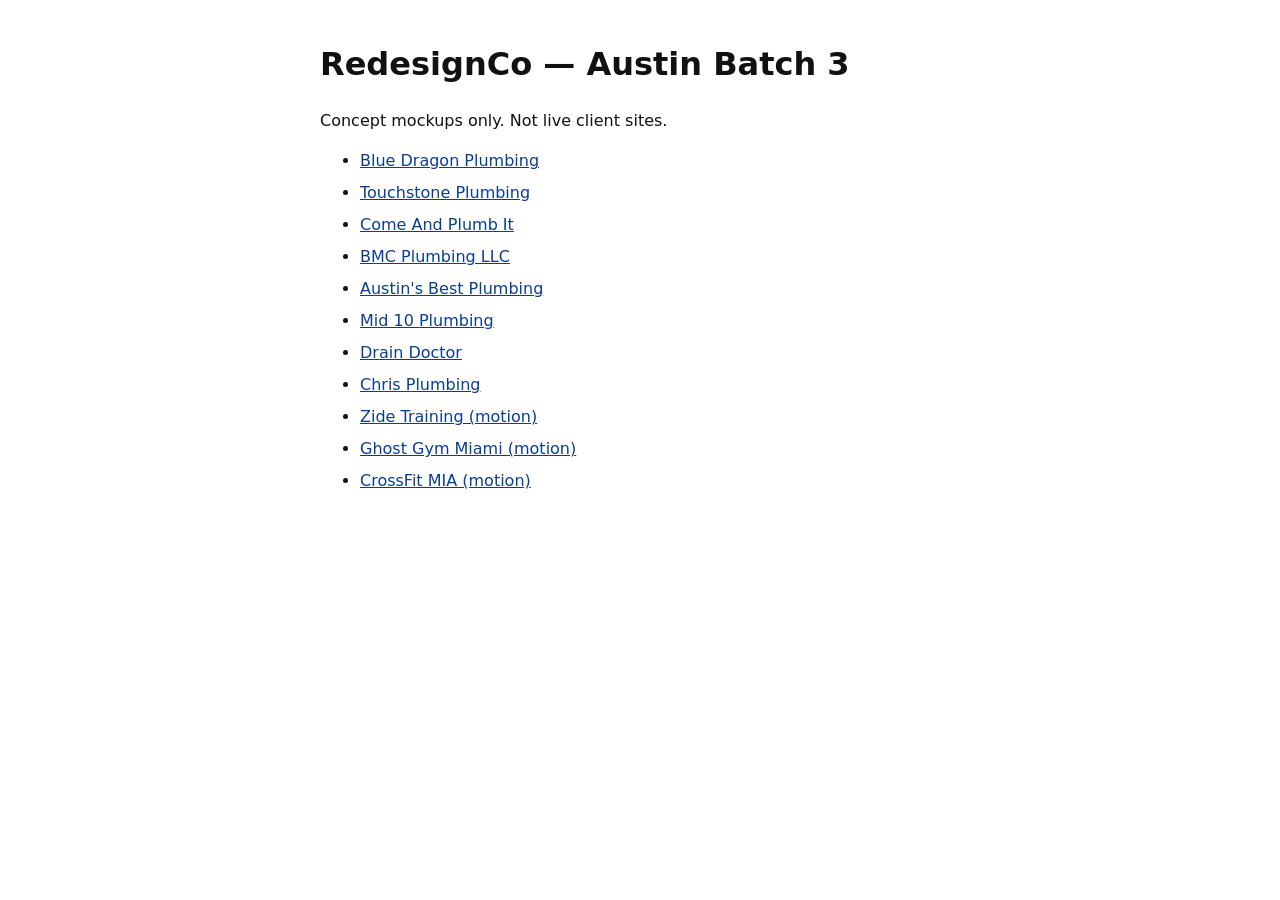
<file: docs/index.html>
<!DOCTYPE html>
<html lang="en">
<head>
<meta charset="UTF-8">
<meta name="viewport" content="width=device-width, initial-scale=1.0">
<title>RedesignCo — Austin Batch 3 Previews</title>
<style>
body{font-family:system-ui,sans-serif;max-width:640px;margin:40px auto;padding:0 20px;line-height:1.5;color:#111}
a{color:#0b3d91} li{margin:8px 0}
</style>
</head>
<body>
<h1>RedesignCo — Austin Batch 3</h1>
<p>Concept mockups only. Not live client sites.</p>
<ul>
<li><a href="/blue-dragon-plumbing-redesign.html">Blue Dragon Plumbing</a></li>
<li><a href="/touchstone-plumbing-redesign.html">Touchstone Plumbing</a></li>
<li><a href="/come-and-plumb-it-redesign.html">Come And Plumb It</a></li>
<li><a href="/bmc-plumbing-redesign.html">BMC Plumbing LLC</a></li>
<li><a href="/austins-best-plumbing-redesign.html">Austin's Best Plumbing</a></li>
<li><a href="mid-10-plumbing-redesign.html">Mid 10 Plumbing</a></li>
<li><a href="drain-doctor-redesign.html">Drain Doctor</a></li>
<li><a href="chris-plumbing-redesign.html">Chris Plumbing</a></li>

<li><a href="zide-training/">Zide Training (motion)</a></li>
<li><a href="ghost-gym-miami/">Ghost Gym Miami (motion)</a></li>
<li><a href="crossfit-mia/">CrossFit MIA (motion)</a></li>
</ul>
</body>
</html>
</file>
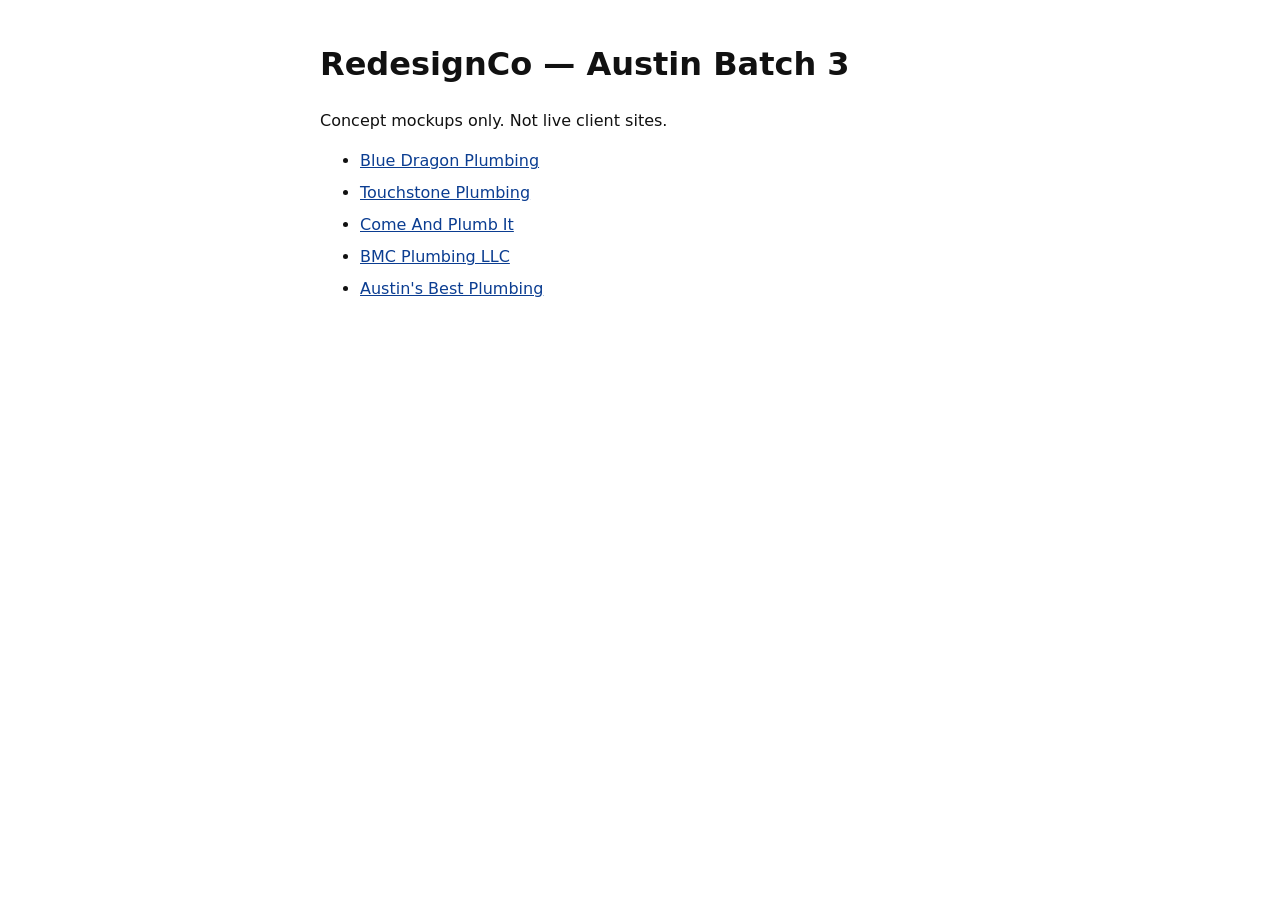
<file: site/index.html>
<!DOCTYPE html>
<html lang="en">
<head>
<meta charset="UTF-8">
<meta name="viewport" content="width=device-width, initial-scale=1.0">
<title>RedesignCo — Austin Batch 3 Previews</title>
<style>
body{font-family:system-ui,sans-serif;max-width:640px;margin:40px auto;padding:0 20px;line-height:1.5;color:#111}
a{color:#0b3d91} li{margin:8px 0}
</style>
</head>
<body>
<h1>RedesignCo — Austin Batch 3</h1>
<p>Concept mockups only. Not live client sites.</p>
<ul>
<li><a href="/blue-dragon-plumbing-redesign.html">Blue Dragon Plumbing</a></li>
<li><a href="/touchstone-plumbing-redesign.html">Touchstone Plumbing</a></li>
<li><a href="/come-and-plumb-it-redesign.html">Come And Plumb It</a></li>
<li><a href="/bmc-plumbing-redesign.html">BMC Plumbing LLC</a></li>
<li><a href="/austins-best-plumbing-redesign.html">Austin's Best Plumbing</a></li>
</ul>
</body>
</html>
</file>
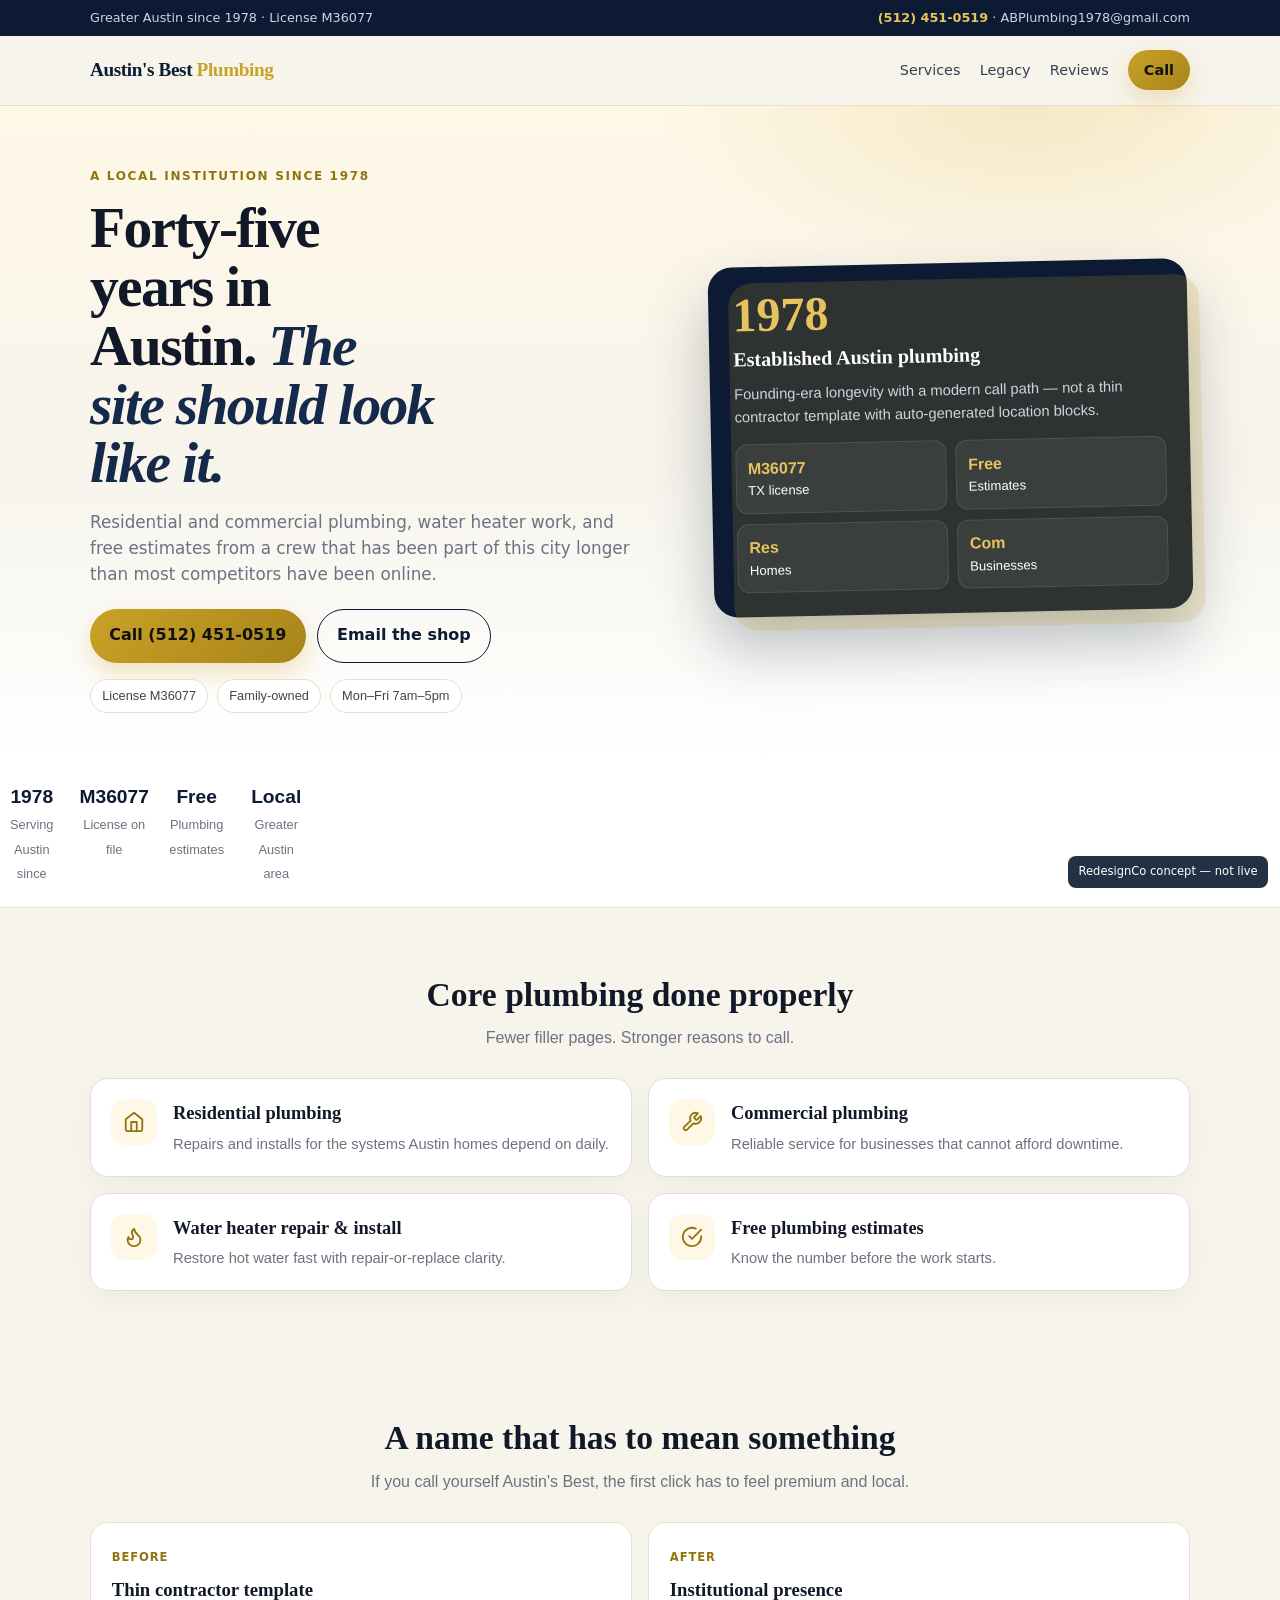
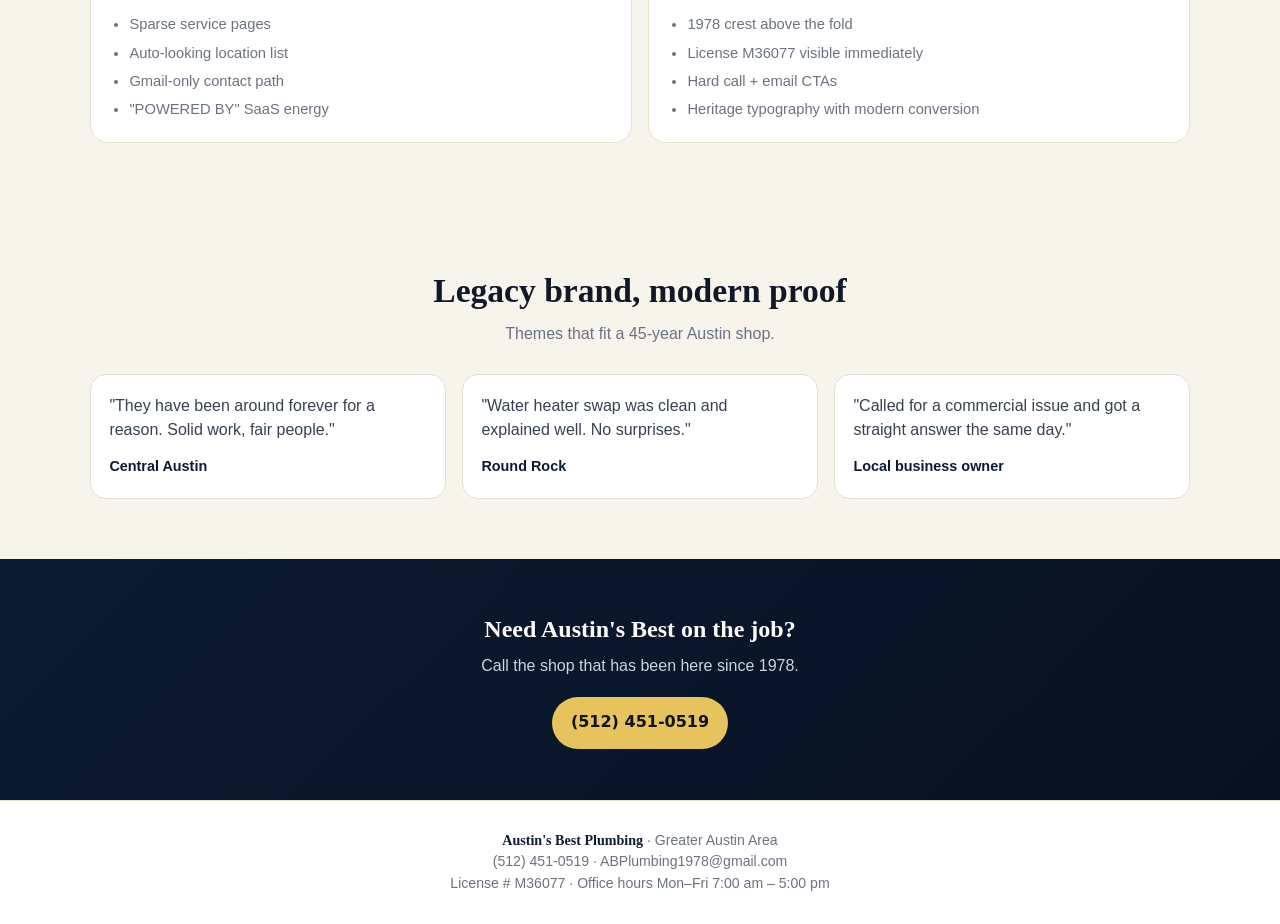
<file: docs/austins-best-plumbing-redesign.html>
<!DOCTYPE html>
<html lang="en">
<head>
<meta charset="UTF-8">
<meta name="viewport" content="width=device-width, initial-scale=1.0">
<title>Austin's Best Plumbing | Since 1978</title>
<style>
:root{--navy:#0c1b33;--navy2:#152a4a;--gold:#c9a227;--gold2:#e6c35c;--paper:#f7f4ec;--ink:#111827;--mute:#6b7280;--line:#e5dfd0}
*{box-sizing:border-box;margin:0;padding:0}
html{scroll-behavior:smooth}
body{font-family:Georgia,"Times New Roman",serif;color:var(--ink);background:var(--paper);line-height:1.55}
.sans,.btn,nav, .kicker,.tag,.note,.top{font-family:Inter,system-ui,Segoe UI,sans-serif}
a{color:inherit;text-decoration:none}
.wrap{width:min(1100px,92vw);margin:0 auto}
.reveal{opacity:0;transform:translateY(16px);transition:.65s ease}.reveal.in{opacity:1;transform:none}
.d1{transition-delay:.08s}.d2{transition-delay:.16s}.d3{transition-delay:.24s}

.top{background:var(--navy);color:#cbd5e1;font-size:.8rem;padding:.5rem 0}
.top .wrap{display:flex;justify-content:space-between;gap:1rem;flex-wrap:wrap}
.top a{color:var(--gold2);font-weight:700}

.nav{position:sticky;top:0;z-index:30;background:rgba(247,244,236,.95);backdrop-filter:blur(8px);border-bottom:1px solid var(--line)}
.nav .wrap{display:flex;justify-content:space-between;align-items:center;padding:.9rem 0}
.logo{font-family:Georgia,serif;font-weight:700;font-size:1.2rem;color:var(--navy);letter-spacing:-.02em}
.logo span{color:var(--gold)}
.nav ul{display:flex;gap:1.2rem;list-style:none;align-items:center;font-size:.9rem;color:#374151}
.btn{display:inline-flex;align-items:center;gap:.4rem;border-radius:999px;padding:.85rem 1.2rem;font-weight:750}
.btn-g{background:linear-gradient(135deg,var(--gold),#a8841a);color:#111;box-shadow:0 10px 24px rgba(201,162,39,.28)}
.btn-n{background:var(--navy);color:#fff}
.btn-o{border:1.5px solid var(--navy);color:var(--navy);background:transparent}

.hero{padding:3.6rem 0 3rem;background:
  radial-gradient(600px 280px at 80% 0%,rgba(201,162,39,.18),transparent 60%),
  linear-gradient(180deg,#fff8e7 0%,var(--paper) 55%,#fff 100%)}
.hero-grid{display:grid;grid-template-columns:1.1fr .9fr;gap:2.2rem;align-items:center}
.kicker{display:inline-block;font-size:.75rem;font-weight:800;letter-spacing:.14em;text-transform:uppercase;color:#92740f;margin-bottom:.85rem}
.hero h1{font-size:clamp(2.3rem,4.8vw,3.6rem);line-height:1.02;letter-spacing:-.03em;margin-bottom:1rem;max-width:12ch}
.hero h1 em{font-style:italic;color:var(--navy2)}
.lead{font-family:Inter,system-ui,sans-serif;color:var(--mute);font-size:1.05rem;max-width:34rem;margin-bottom:1.35rem}
.actions{display:flex;flex-wrap:wrap;gap:.7rem;margin-bottom:1rem}
.badge-row{display:flex;flex-wrap:wrap;gap:.55rem}
.badge-row span{font-family:Inter,sans-serif;font-size:.8rem;background:#fff;border:1px solid var(--line);border-radius:999px;padding:.4rem .7rem;color:#444}

/* crest card with depth */
.crest{position:relative}
.crest-card{background:var(--navy);color:#fff;border-radius:24px;padding:1.5rem;box-shadow:0 30px 60px rgba(12,27,51,.28);transform:rotateZ(-1.2deg);transition:transform .35s ease}
.crest:hover .crest-card{transform:rotateZ(0)}
.crest-card:after{content:"";position:absolute;inset:16px -12px -14px 20px;border-radius:24px;background:rgba(201,162,39,.18);z-index:-1}
.crest .year{font-size:3rem;line-height:1;color:var(--gold2);font-weight:700;margin-bottom:.3rem}
.crest h2{font-size:1.25rem;margin-bottom:.5rem}
.crest p{font-family:Inter,sans-serif;color:#cbd5e1;font-size:.92rem;margin-bottom:1rem}
.crest .line{display:grid;grid-template-columns:1fr 1fr;gap:.6rem}
.crest .line div{background:rgba(255,255,255,.06);border:1px solid rgba(255,255,255,.1);border-radius:12px;padding:.7rem;font-family:Inter,sans-serif;font-size:.82rem}
.crest strong{display:block;color:var(--gold2);font-size:1rem}

.band{display:grid;grid-template-columns:repeat(4,1fr);gap:1rem;padding:1.3rem 0;border-bottom:1px solid var(--line);background:#fff}
.band div{text-align:center;font-family:Inter,sans-serif}
.band b{display:block;color:var(--navy);font-size:1.2rem}.band span{color:var(--mute);font-size:.8rem}

section{padding:3.8rem 0}
.sec{text-align:center;max-width:560px;margin:0 auto 1.7rem}
.sec h2{font-size:clamp(1.55rem,3vw,2.1rem);margin-bottom:.35rem}
.sec p{font-family:Inter,sans-serif;color:var(--mute)}

.services{display:grid;grid-template-columns:repeat(2,1fr);gap:1rem}
.card{background:#fff;border:1px solid var(--line);border-radius:18px;padding:1.25rem;display:grid;grid-template-columns:auto 1fr;gap:1rem;align-items:start;box-shadow:0 10px 28px rgba(17,24,39,.04)}
.ico{width:46px;height:46px;border-radius:14px;background:#fff8e7;color:#92740f;display:grid;place-items:center}
.ico svg{width:22px;height:22px;stroke:currentColor;fill:none;stroke-width:2;stroke-linecap:round;stroke-linejoin:round}
.card h3{font-size:1.15rem;margin-bottom:.3rem}
.card p{font-family:Inter,sans-serif;color:var(--mute);font-size:.92rem}

.story{display:grid;grid-template-columns:1fr 1fr;gap:1rem}
.story article{background:#fff;border:1px solid var(--line);border-radius:18px;padding:1.3rem}
.story h3{margin-bottom:.45rem}
.story p,.story li{font-family:Inter,sans-serif;color:var(--mute);font-size:.92rem}
.story ul{margin:.6rem 0 0 1.1rem;display:grid;gap:.35rem}
.tag{display:inline-block;font-size:.72rem;font-weight:800;letter-spacing:.08em;text-transform:uppercase;color:#92740f;margin-bottom:.5rem}

.reviews{display:grid;grid-template-columns:repeat(3,1fr);gap:1rem}
.rev{background:#fff;border:1px solid var(--line);border-radius:16px;padding:1.15rem}
.rev p{font-family:Inter,sans-serif;color:#374151;margin-bottom:.7rem}
.rev b{font-family:Inter,sans-serif;font-size:.9rem;color:var(--navy)}

.cta{background:linear-gradient(135deg,var(--navy),#08111f);color:#fff;text-align:center;padding:3.2rem 0}
.cta h2{margin-bottom:.4rem}
.cta p{font-family:Inter,sans-serif;color:#cbd5e1;margin-bottom:1.1rem}
.cta .btn{background:var(--gold2);color:#111}

footer{background:#fff;border-top:1px solid var(--line);text-align:center;padding:1.8rem 0;font-family:Inter,sans-serif;font-size:.88rem;color:var(--mute)}
footer strong{color:var(--navy);font-family:Georgia,serif}
.note{position:fixed;right:12px;bottom:12px;background:var(--navy);color:#fff;font-size:.72rem;padding:.45rem .65rem;border-radius:8px;opacity:.9;z-index:40}

@media(max-width:900px){
  .hero-grid,.services,.story,.reviews,.band,.crest .line{grid-template-columns:1fr}
  .crest-card{transform:none}
  .nav ul li:not(:last-child){display:none}
}
</style>
</head>
<body>
<div class="top"><div class="wrap">
  <span>Greater Austin since 1978 · License M36077</span>
  <span><a href="tel:5124510519">(512) 451-0519</a> · ABPlumbing1978@gmail.com</span>
</div></div>

<header class="nav"><div class="wrap">
  <div class="logo">Austin's Best <span>Plumbing</span></div>
  <ul class="sans">
    <li><a href="#services">Services</a></li>
    <li><a href="#legacy">Legacy</a></li>
    <li><a href="#reviews">Reviews</a></li>
    <li><a class="btn btn-g" style="padding:.55rem 1rem" href="tel:5124510519">Call</a></li>
  </ul>
</div></header>

<section class="hero">
  <div class="wrap hero-grid">
    <div>
      <div class="kicker reveal">A local institution since 1978</div>
      <h1 class="reveal d1">Forty-five years in Austin. <em>The site should look like it.</em></h1>
      <p class="lead reveal d2">Residential and commercial plumbing, water heater work, and free estimates from a crew that has been part of this city longer than most competitors have been online.</p>
      <div class="actions reveal d3">
        <a class="btn btn-g sans" href="tel:5124510519">Call (512) 451-0519</a>
        <a class="btn btn-o sans" href="mailto:ABPlumbing1978@gmail.com">Email the shop</a>
      </div>
      <div class="badge-row reveal d3">
        <span>License M36077</span>
        <span>Family-owned</span>
        <span>Mon–Fri 7am–5pm</span>
      </div>
    </div>
    <aside class="crest reveal d2">
      <div class="crest-card">
        <div class="year">1978</div>
        <h2>Established Austin plumbing</h2>
        <p>Founding-era longevity with a modern call path — not a thin contractor template with auto-generated location blocks.</p>
        <div class="line">
          <div><strong>M36077</strong>TX license</div>
          <div><strong>Free</strong>Estimates</div>
          <div><strong>Res</strong>Homes</div>
          <div><strong>Com</strong>Businesses</div>
        </div>
      </div>
    </aside>
  </div>
</section>

<div class="band"><div class="wrap" style="display:grid;grid-template-columns:repeat(4,1fr);gap:1rem;width:100%">
  <div class="reveal"><b>1978</b><span>Serving Austin since</span></div>
  <div class="reveal d1"><b>M36077</b><span>License on file</span></div>
  <div class="reveal d2"><b>Free</b><span>Plumbing estimates</span></div>
  <div class="reveal d3"><b>Local</b><span>Greater Austin area</span></div>
</div></div>

<section id="services">
  <div class="wrap">
    <div class="sec reveal"><h2>Core plumbing done properly</h2><p class="sans">Fewer filler pages. Stronger reasons to call.</p></div>
    <div class="services">
      <article class="card reveal"><div class="ico"><svg viewBox="0 0 24 24"><path d="M3 9l9-7 9 7v11a2 2 0 0 1-2 2H5a2 2 0 0 1-2-2z"/><polyline points="9 22 9 12 15 12 15 22"/></svg></div><div><h3>Residential plumbing</h3><p>Repairs and installs for the systems Austin homes depend on daily.</p></div></article>
      <article class="card reveal d1"><div class="ico"><svg viewBox="0 0 24 24"><path d="M14.7 6.3a1 1 0 0 0 0 1.4l1.6 1.6a1 1 0 0 0 1.4 0l3.77-3.77a6 6 0 0 1-7.94 7.94l-6.91 6.91a2.12 2.12 0 0 1-3-3l6.91-6.91a6 6 0 0 1 7.94-7.94z"/></svg></div><div><h3>Commercial plumbing</h3><p>Reliable service for businesses that cannot afford downtime.</p></div></article>
      <article class="card reveal d2"><div class="ico"><svg viewBox="0 0 24 24"><path d="M8.5 14.5A2.5 2.5 0 0 0 11 12c0-1.38-.5-2-1-3-1.07-2.14-.22-4.05 2-6 .5 2.5 2 4.9 4 6.5 2 1.6 3 3.5 3 5.5a7 7 0 1 1-14 0c0-1.15.43-2.29 1-3a2.5 2.5 0 0 0 2.5 2.5z"/></svg></div><div><h3>Water heater repair &amp; install</h3><p>Restore hot water fast with repair-or-replace clarity.</p></div></article>
      <article class="card reveal d3"><div class="ico"><svg viewBox="0 0 24 24"><path d="M22 11.08V12a10 10 0 1 1-5.93-9.14"/><polyline points="22 4 12 14.01 9 11.01"/></svg></div><div><h3>Free plumbing estimates</h3><p>Know the number before the work starts.</p></div></article>
    </div>
  </div>
</section>

<section id="legacy">
  <div class="wrap">
    <div class="sec reveal"><h2>A name that has to mean something</h2><p class="sans">If you call yourself Austin's Best, the first click has to feel premium and local.</p></div>
    <div class="story">
      <article class="reveal">
        <div class="tag">Before</div>
        <h3>Thin contractor template</h3>
        <ul>
          <li>Sparse service pages</li>
          <li>Auto-looking location list</li>
          <li>Gmail-only contact path</li>
          <li>"POWERED BY" SaaS energy</li>
        </ul>
      </article>
      <article class="reveal d1">
        <div class="tag">After</div>
        <h3>Institutional presence</h3>
        <ul>
          <li>1978 crest above the fold</li>
          <li>License M36077 visible immediately</li>
          <li>Hard call + email CTAs</li>
          <li>Heritage typography with modern conversion</li>
        </ul>
      </article>
    </div>
  </div>
</section>

<section id="reviews">
  <div class="wrap">
    <div class="sec reveal"><h2>Legacy brand, modern proof</h2><p class="sans">Themes that fit a 45-year Austin shop.</p></div>
    <div class="reviews">
      <article class="rev reveal"><p>"They have been around forever for a reason. Solid work, fair people."</p><b>Central Austin</b></article>
      <article class="rev reveal d1"><p>"Water heater swap was clean and explained well. No surprises."</p><b>Round Rock</b></article>
      <article class="rev reveal d2"><p>"Called for a commercial issue and got a straight answer the same day."</p><b>Local business owner</b></article>
    </div>
  </div>
</section>

<section class="cta">
  <div class="wrap reveal">
    <h2>Need Austin's Best on the job?</h2>
    <p>Call the shop that has been here since 1978.</p>
    <a class="btn sans" href="tel:5124510519">(512) 451-0519</a>
  </div>
</section>

<footer>
  <div class="wrap">
    <p><strong>Austin's Best Plumbing</strong> · Greater Austin Area<br>
    (512) 451-0519 · ABPlumbing1978@gmail.com<br>
    License # M36077 · Office hours Mon–Fri 7:00 am – 5:00 pm</p>
  </div>
</footer>
<div class="note">RedesignCo concept — not live</div>
<script>
(function(){var n=[].slice.call(document.querySelectorAll('.reveal'));if(!('IntersectionObserver'in window)){n.forEach(function(e){e.classList.add('in')});return}var i=new IntersectionObserver(function(es){es.forEach(function(e){if(e.isIntersecting){e.target.classList.add('in');i.unobserve(e.target)}})},{threshold:.12,rootMargin:'0px 0px -6% 0px'});n.forEach(function(e){i.observe(e)})})();
</script>
</body>
</html>
</file>
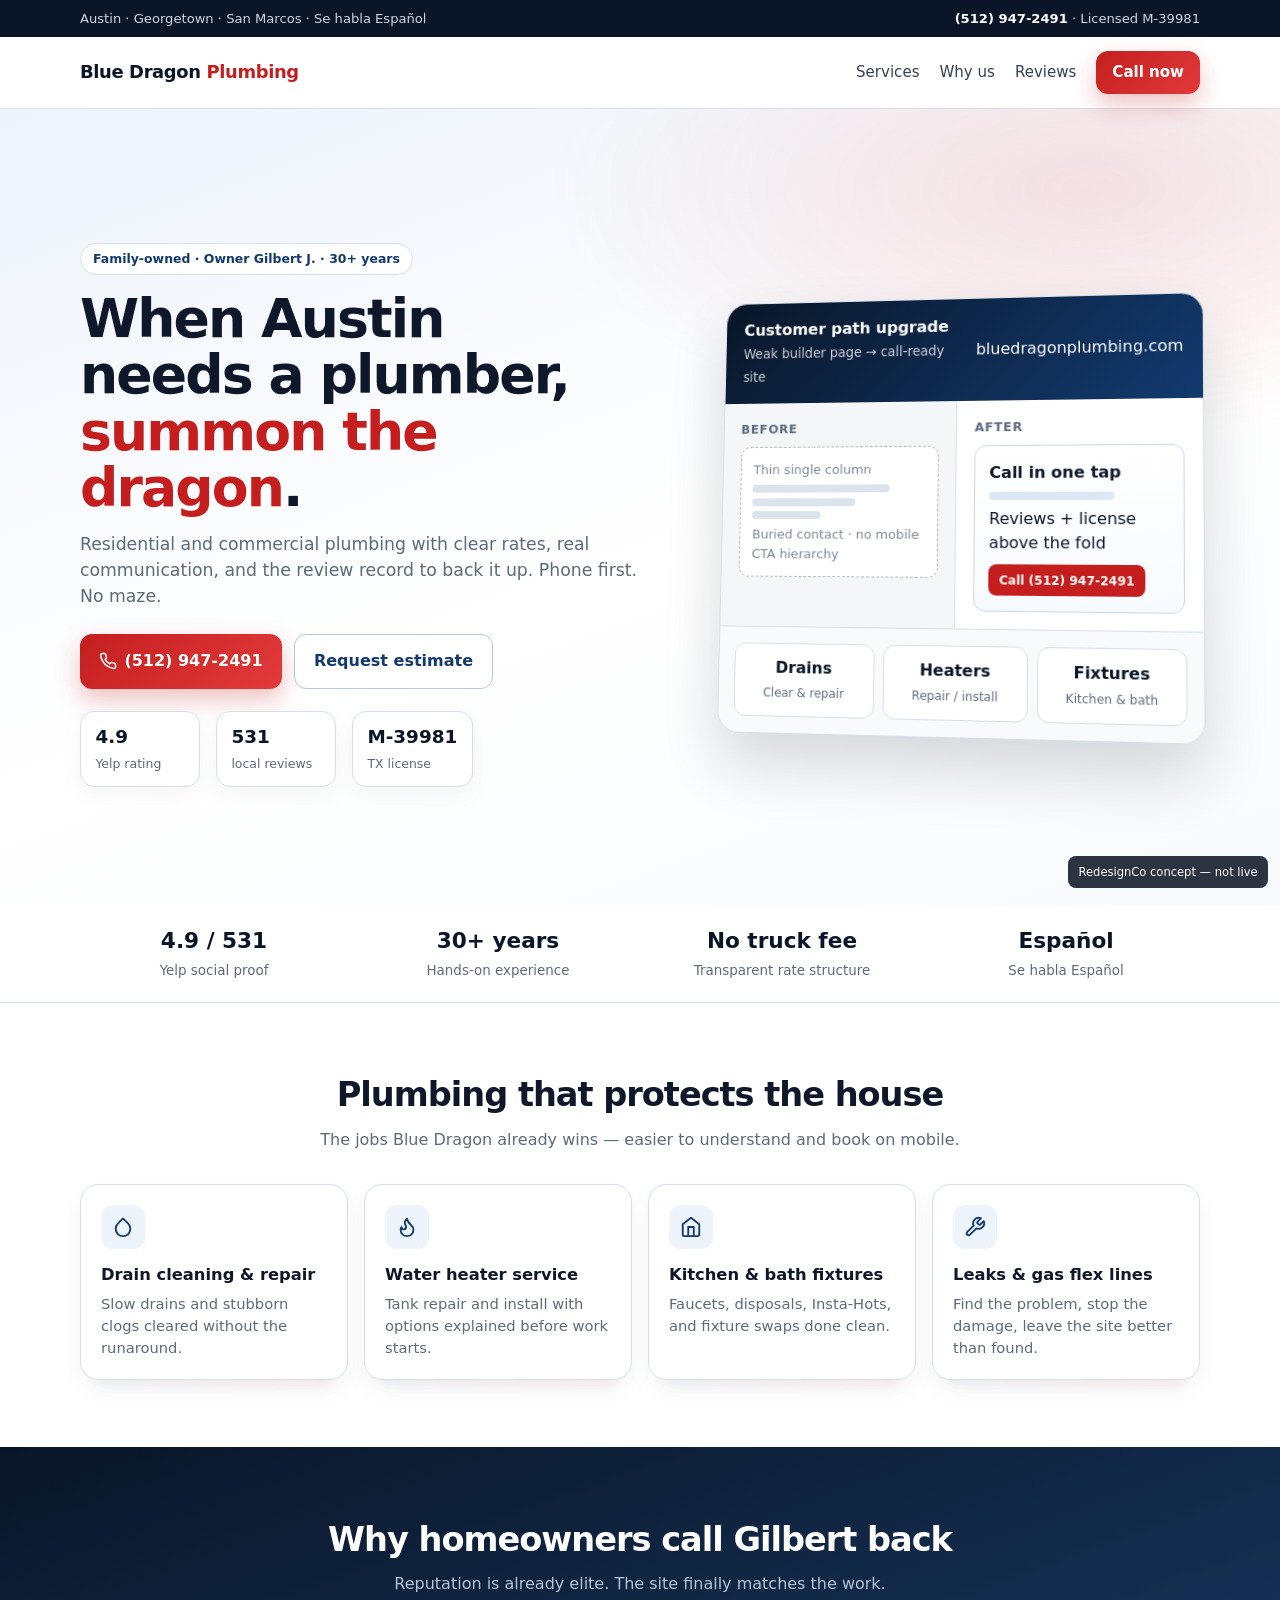
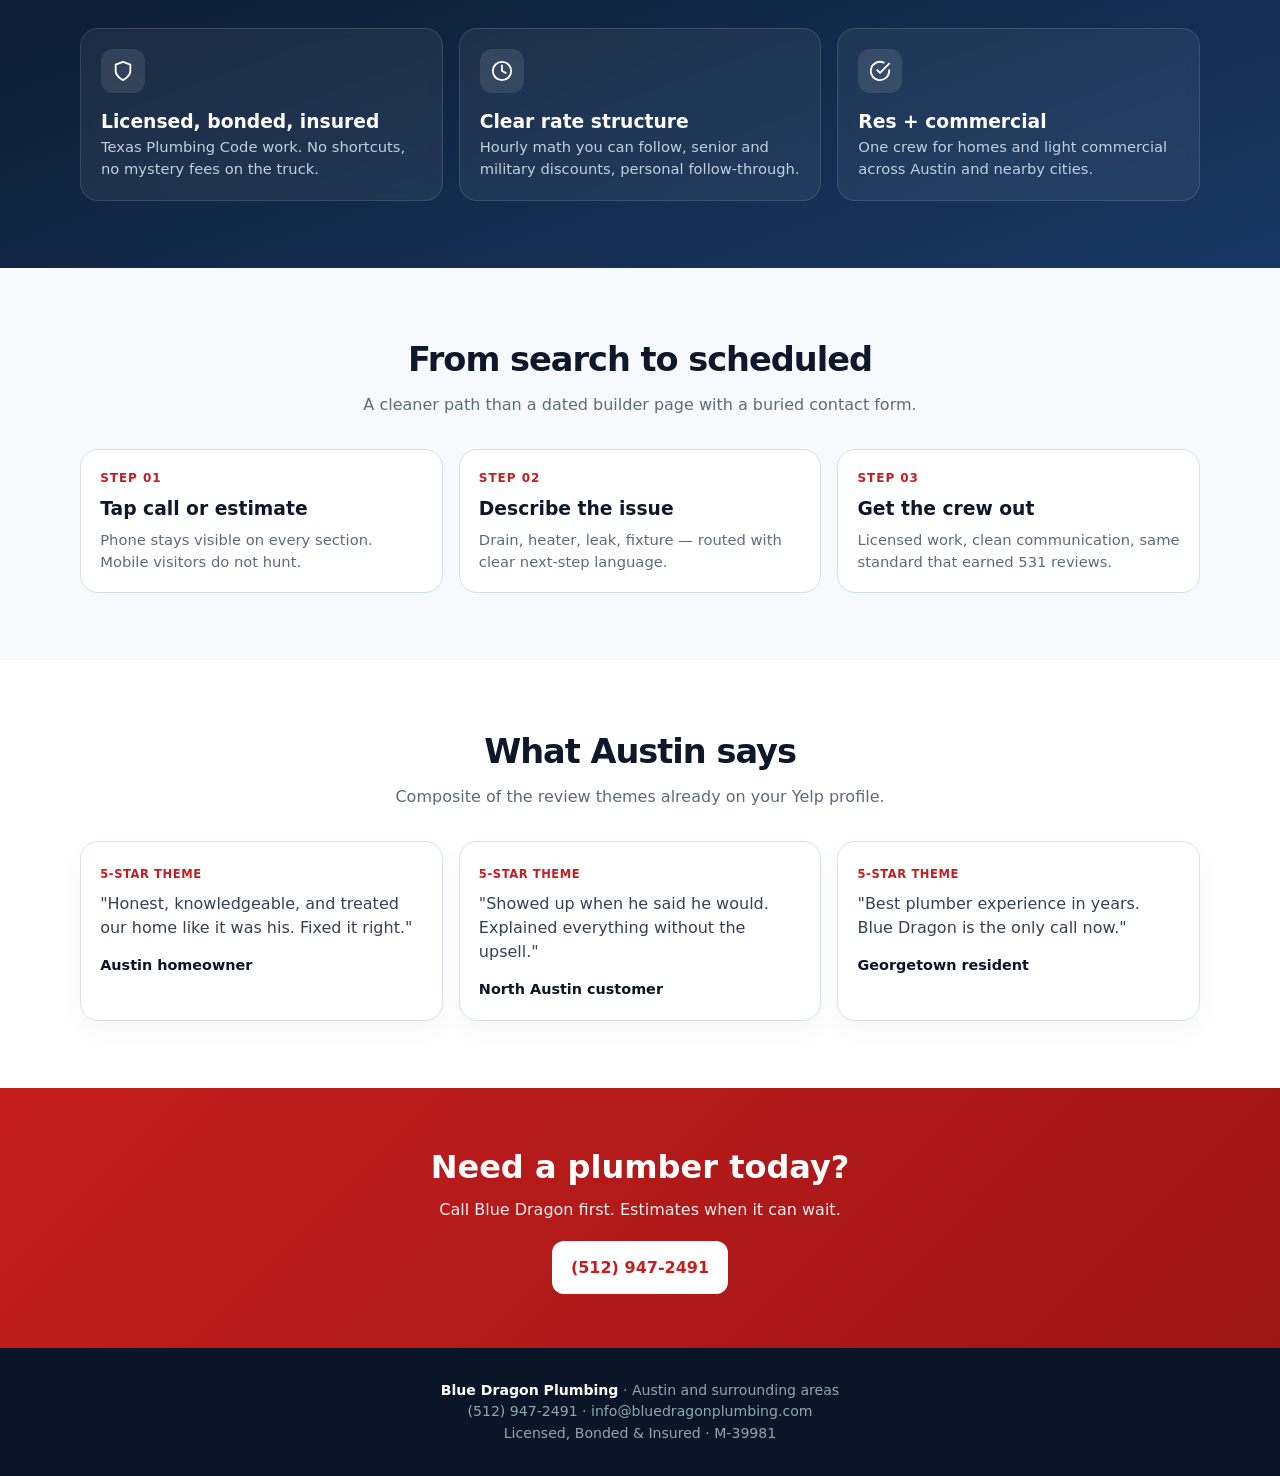
<file: docs/blue-dragon-plumbing-redesign.html>
<!DOCTYPE html>
<html lang="en">
<head>
<meta charset="UTF-8">
<meta name="viewport" content="width=device-width, initial-scale=1.0">
<title>Blue Dragon Plumbing | Austin TX</title>
<style>
:root{
  --navy:#0a1628;--blue:#123a6f;--red:#c41e1e;--red2:#e23a3a;
  --ice:#eef4fb;--ink:#0f172a;--mute:#5b6b7c;--line:#d7e0ea;--card:#fff;
}
*{box-sizing:border-box;margin:0;padding:0}
html{scroll-behavior:smooth}
body{font-family:Inter,system-ui,-apple-system,Segoe UI,Roboto,sans-serif;color:var(--ink);background:#fff;line-height:1.5}
img,svg{display:block;max-width:100%}
a{color:inherit;text-decoration:none}
.wrap{width:min(1120px,92vw);margin:0 auto}

/* motion base */
.reveal{opacity:0;transform:translateY(22px);transition:opacity .7s ease,transform .7s ease}
.reveal.in{opacity:1;transform:none}
.reveal-d1{transition-delay:.08s}.reveal-d2{transition-delay:.16s}.reveal-d3{transition-delay:.24s}.reveal-d4{transition-delay:.32s}

.top{background:var(--navy);color:#cbd5e1;font-size:.82rem;padding:.55rem 0}
.top .wrap{display:flex;justify-content:space-between;gap:1rem;flex-wrap:wrap}
.top a{color:#fff;font-weight:600}

.nav{position:sticky;top:0;z-index:40;backdrop-filter:blur(10px);background:rgba(255,255,255,.92);border-bottom:1px solid var(--line)}
.nav .wrap{display:flex;align-items:center;justify-content:space-between;padding:.85rem 0;gap:1rem}
.brand{font-weight:800;letter-spacing:-.02em;font-size:1.12rem;color:var(--navy)}
.brand b{color:var(--red)}
.nav-links{display:flex;gap:1.25rem;align-items:center;list-style:none;font-size:.94rem;color:#334155}
.btn{display:inline-flex;align-items:center;justify-content:center;gap:.45rem;border-radius:12px;padding:.9rem 1.2rem;font-weight:750;border:0;cursor:pointer}
.btn svg{width:18px;height:18px;stroke:currentColor;fill:none;stroke-width:2;stroke-linecap:round;stroke-linejoin:round}
.btn-red{background:linear-gradient(135deg,var(--red),var(--red2));color:#fff;box-shadow:0 10px 24px rgba(196,30,30,.28)}
.btn-ghost{background:#fff;color:var(--blue);border:1.5px solid #b7c7dc}
.btn-navy{background:var(--navy);color:#fff}

/* hero */
.hero{position:relative;overflow:hidden;background:
  radial-gradient(900px 420px at 85% 10%,rgba(196,30,30,.12),transparent 60%),
  linear-gradient(160deg,var(--ice) 0%,#fff 55%,#f7fafc 100%)}
.hero-grid{display:grid;grid-template-columns:1.1fr .9fr;gap:2.4rem;align-items:center;padding:4.2rem 0 3.2rem}
.pill{display:inline-flex;align-items:center;gap:.4rem;background:#fff;border:1px solid var(--line);border-radius:999px;padding:.35rem .75rem;font-size:.78rem;font-weight:700;color:var(--blue);margin-bottom:1rem}
.hero h1{font-size:clamp(2.1rem,4.4vw,3.35rem);line-height:1.05;letter-spacing:-.035em;margin-bottom:1rem;max-width:14ch}
.hero h1 span{color:var(--red)}
.hero .lead{color:var(--mute);font-size:1.08rem;max-width:36rem;margin-bottom:1.5rem}
.hero-cta{display:flex;flex-wrap:wrap;gap:.75rem;margin-bottom:1.4rem}
.proof-row{display:flex;flex-wrap:wrap;gap:1rem}
.proof-chip{background:#fff;border:1px solid var(--line);border-radius:14px;padding:.7rem .9rem;min-width:120px;box-shadow:0 8px 24px rgba(15,23,42,.04)}
.proof-chip strong{display:block;font-size:1.15rem;color:var(--navy)}
.proof-chip span{font-size:.78rem;color:var(--mute)}

/* layered 3d-ish panel */
.stage{perspective:1200px}
.stage-card{position:relative;transform:rotateY(-8deg) rotateX(4deg);transform-style:preserve-3d;transition:transform .5s ease}
.stage:hover .stage-card{transform:rotateY(-3deg) rotateX(2deg)}
.panel{background:var(--card);border:1px solid var(--line);border-radius:22px;overflow:hidden;box-shadow:
  0 30px 60px rgba(10,22,40,.16),
  0 2px 0 rgba(255,255,255,.6) inset}
.panel-head{display:flex;justify-content:space-between;align-items:center;gap:1rem;padding:1rem 1.15rem;background:linear-gradient(135deg,var(--navy),var(--blue));color:#fff}
.panel-head small{opacity:.8}
.ba{display:grid;grid-template-columns:1fr 1fr}
.ba > div{padding:1.1rem}
.ba .old{background:#f4f6f8;border-right:1px solid var(--line)}
.ba h3{font-size:.78rem;text-transform:uppercase;letter-spacing:.06em;color:var(--mute);margin-bottom:.55rem}
.fake-old{border:1px dashed #b0bac5;border-radius:10px;padding:.8rem;background:#fff;color:#7a8694;font-size:.82rem}
.fake-old .bar{height:8px;background:#dbe3ec;border-radius:99px;margin:.35rem 0}
.fake-old .bar.w60{width:60%}.fake-old .bar.w40{width:40%}.fake-old .bar.w80{width:80%}
.fake-new{border-radius:12px;padding:.9rem;background:linear-gradient(180deg,#fff,#f7faff);border:1px solid #c9d8ea}
.fake-new .cta-line{margin-top:.6rem;display:inline-block;background:var(--red);color:#fff;font-size:.75rem;font-weight:700;padding:.4rem .65rem;border-radius:8px}
.panel-foot{display:grid;grid-template-columns:1fr 1fr 1fr;gap:.6rem;padding:1rem;background:#f8fafc;border-top:1px solid var(--line)}
.panel-foot div{background:#fff;border:1px solid var(--line);border-radius:12px;padding:.75rem;text-align:center}
.panel-foot strong{display:block;color:var(--navy)}
.panel-foot span{font-size:.75rem;color:var(--mute)}

.trust{padding:1.25rem 0;border-bottom:1px solid var(--line);background:#fff}
.trust-grid{display:grid;grid-template-columns:repeat(4,1fr);gap:1rem;text-align:center}
.trust-grid strong{display:block;font-size:1.35rem;color:var(--navy)}
.trust-grid span{font-size:.84rem;color:var(--mute)}

section{padding:4.2rem 0}
.sec-h{max-width:640px;margin:0 auto 2rem;text-align:center}
.sec-h h2{font-size:clamp(1.55rem,3vw,2.1rem);letter-spacing:-.03em;margin-bottom:.45rem}
.sec-h p{color:var(--mute)}

.services{display:grid;grid-template-columns:repeat(4,1fr);gap:1rem}
.card{position:relative;background:#fff;border:1px solid var(--line);border-radius:18px;padding:1.25rem;box-shadow:0 10px 30px rgba(15,23,42,.04);transition:transform .25s ease,box-shadow .25s ease}
.card:hover{transform:translateY(-4px);box-shadow:0 18px 40px rgba(15,23,42,.1)}
.card::after{content:"";position:absolute;inset:auto 12px -6px 12px;height:10px;border-radius:0 0 16px 16px;background:linear-gradient(90deg,rgba(18,58,111,.08),rgba(196,30,30,.1));filter:blur(6px);z-index:-1}
.ico{width:44px;height:44px;border-radius:12px;display:grid;place-items:center;background:var(--ice);color:var(--blue);margin-bottom:.9rem}
.ico svg{width:22px;height:22px;stroke:currentColor;fill:none;stroke-width:2;stroke-linecap:round;stroke-linejoin:round}
.card h3{font-size:1.02rem;margin-bottom:.35rem}
.card p{color:var(--mute);font-size:.92rem}

.why{background:linear-gradient(160deg,var(--navy),#122a4a 55%,#183864);color:#fff}
.why .sec-h p{color:#b6c4d6}
.why-grid{display:grid;grid-template-columns:repeat(3,1fr);gap:1rem}
.why-card{background:rgba(255,255,255,.06);border:1px solid rgba(255,255,255,.12);border-radius:18px;padding:1.25rem;backdrop-filter:blur(6px)}
.why-card .ico{background:rgba(255,255,255,.1);color:#fff}
.why-card p{color:#c5d0de;font-size:.92rem}

.flow{background:#f7f9fc}
.flow-track{display:grid;grid-template-columns:repeat(3,1fr);gap:1rem}
.step{background:#fff;border:1px solid var(--line);border-radius:18px;padding:1.2rem;position:relative;overflow:hidden}
.step .n{font-size:.75rem;font-weight:800;color:var(--red);letter-spacing:.08em;text-transform:uppercase;margin-bottom:.5rem}
.step h3{margin-bottom:.35rem}
.step p{color:var(--mute);font-size:.92rem}

.reviews{display:grid;grid-template-columns:repeat(3,1fr);gap:1rem}
.rev{background:#fff;border:1px solid var(--line);border-radius:18px;padding:1.2rem;box-shadow:0 10px 24px rgba(15,23,42,.04)}
.tag{display:inline-block;font-size:.72rem;font-weight:800;color:var(--red);text-transform:uppercase;letter-spacing:.05em;margin-bottom:.55rem}
.rev p{color:#334155;margin-bottom:.8rem}
.rev b{color:var(--navy);font-size:.9rem}

.cta{background:linear-gradient(135deg,var(--red),#9f1515);color:#fff;text-align:center;padding:3.4rem 0}
.cta h2{font-size:clamp(1.5rem,3vw,2rem);margin-bottom:.45rem}
.cta p{opacity:.92;margin-bottom:1.2rem}
.cta .btn{background:#fff;color:var(--red)}

footer{background:var(--navy);color:#94a3b8;padding:2rem 0;text-align:center;font-size:.88rem}
footer strong{color:#fff}
.note{position:fixed;right:12px;bottom:12px;z-index:50;background:#111827;color:#fff;font-size:.72rem;padding:.45rem .65rem;border-radius:8px;opacity:.88}

@media (max-width:920px){
  .hero-grid,.ba,.services,.why-grid,.flow-track,.reviews,.trust-grid{grid-template-columns:1fr 1fr}
  .stage-card{transform:none}
  .nav-links li:not(:last-child){display:none}
  .panel-foot{grid-template-columns:1fr}
}
@media (max-width:620px){
  .hero-grid,.ba,.services,.why-grid,.flow-track,.reviews,.trust-grid{grid-template-columns:1fr}
  .hero{padding-top:.5rem}
}
</style>
</head>
<body>
<div class="top">
  <div class="wrap">
    <span>Austin · Georgetown · San Marcos · Se habla Español</span>
    <span><a href="tel:5129472491">(512) 947-2491</a> · Licensed M-39981</span>
  </div>
</div>

<header class="nav">
  <div class="wrap">
    <div class="brand">Blue Dragon <b>Plumbing</b></div>
    <ul class="nav-links">
      <li><a href="#services">Services</a></li>
      <li><a href="#why">Why us</a></li>
      <li><a href="#reviews">Reviews</a></li>
      <li><a class="btn btn-red" href="tel:5129472491" style="padding:.65rem 1rem">Call now</a></li>
    </ul>
  </div>
</header>

<section class="hero">
  <div class="wrap hero-grid">
    <div>
      <div class="pill reveal">Family-owned · Owner Gilbert J. · 30+ years</div>
      <h1 class="reveal reveal-d1">When Austin needs a plumber, <span>summon the dragon</span>.</h1>
      <p class="lead reveal reveal-d2">Residential and commercial plumbing with clear rates, real communication, and the review record to back it up. Phone first. No maze.</p>
      <div class="hero-cta reveal reveal-d3">
        <a class="btn btn-red" href="tel:5129472491">
          <svg viewBox="0 0 24 24"><path d="M22 16.92v3a2 2 0 0 1-2.18 2 19.79 19.79 0 0 1-8.63-3.07 19.5 19.5 0 0 1-6-6 19.79 19.79 0 0 1-3.07-8.67A2 2 0 0 1 4.11 2h3a2 2 0 0 1 2 1.72c.12.96.36 1.9.7 2.81a2 2 0 0 1-.45 2.11L8.09 9.91a16 16 0 0 0 6 6l1.27-1.27a2 2 0 0 1 2.11-.45c.91.34 1.85.58 2.81.7A2 2 0 0 1 22 16.92z"/></svg>
          (512) 947-2491
        </a>
        <a class="btn btn-ghost" href="mailto:info@bluedragonplumbing.com">Request estimate</a>
      </div>
      <div class="proof-row reveal reveal-d4">
        <div class="proof-chip"><strong>4.9</strong><span>Yelp rating</span></div>
        <div class="proof-chip"><strong>531</strong><span>local reviews</span></div>
        <div class="proof-chip"><strong>M-39981</strong><span>TX license</span></div>
      </div>
    </div>

    <div class="stage reveal reveal-d2">
      <div class="stage-card panel">
        <div class="panel-head">
          <div><strong>Customer path upgrade</strong><br><small>Weak builder page → call-ready site</small></div>
          <span>bluedragonplumbing.com</span>
        </div>
        <div class="ba">
          <div class="old">
            <h3>Before</h3>
            <div class="fake-old">
              Thin single column
              <div class="bar w80"></div>
              <div class="bar w60"></div>
              <div class="bar w40"></div>
              Buried contact · no mobile CTA hierarchy
            </div>
          </div>
          <div>
            <h3>After</h3>
            <div class="fake-new">
              <strong>Call in one tap</strong>
              <div class="bar" style="height:8px;background:#dbe7f5;border-radius:99px;margin:.45rem 0;width:70%"></div>
              Reviews + license above the fold
              <div class="cta-line">Call (512) 947-2491</div>
            </div>
          </div>
        </div>
        <div class="panel-foot">
          <div><strong>Drains</strong><span>Clear &amp; repair</span></div>
          <div><strong>Heaters</strong><span>Repair / install</span></div>
          <div><strong>Fixtures</strong><span>Kitchen &amp; bath</span></div>
        </div>
      </div>
    </div>
  </div>
</section>

<div class="trust">
  <div class="wrap trust-grid">
    <div class="reveal"><strong>4.9 / 531</strong><span>Yelp social proof</span></div>
    <div class="reveal reveal-d1"><strong>30+ years</strong><span>Hands-on experience</span></div>
    <div class="reveal reveal-d2"><strong>No truck fee</strong><span>Transparent rate structure</span></div>
    <div class="reveal reveal-d3"><strong>Español</strong><span>Se habla Español</span></div>
  </div>
</div>

<section id="services">
  <div class="wrap">
    <div class="sec-h reveal">
      <h2>Plumbing that protects the house</h2>
      <p>The jobs Blue Dragon already wins — easier to understand and book on mobile.</p>
    </div>
    <div class="services">
      <article class="card reveal">
        <div class="ico"><svg viewBox="0 0 24 24"><path d="M12 2.69l5.66 5.66a8 8 0 1 1-11.31 0z"/></svg></div>
        <h3>Drain cleaning &amp; repair</h3>
        <p>Slow drains and stubborn clogs cleared without the runaround.</p>
      </article>
      <article class="card reveal reveal-d1">
        <div class="ico"><svg viewBox="0 0 24 24"><path d="M8.5 14.5A2.5 2.5 0 0 0 11 12c0-1.38-.5-2-1-3-1.07-2.14-.22-4.05 2-6 .5 2.5 2 4.9 4 6.5 2 1.6 3 3.5 3 5.5a7 7 0 1 1-14 0c0-1.15.43-2.29 1-3a2.5 2.5 0 0 0 2.5 2.5z"/></svg></div>
        <h3>Water heater service</h3>
        <p>Tank repair and install with options explained before work starts.</p>
      </article>
      <article class="card reveal reveal-d2">
        <div class="ico"><svg viewBox="0 0 24 24"><path d="M3 9l9-7 9 7v11a2 2 0 0 1-2 2H5a2 2 0 0 1-2-2z"/><polyline points="9 22 9 12 15 12 15 22"/></svg></div>
        <h3>Kitchen &amp; bath fixtures</h3>
        <p>Faucets, disposals, Insta-Hots, and fixture swaps done clean.</p>
      </article>
      <article class="card reveal reveal-d3">
        <div class="ico"><svg viewBox="0 0 24 24"><path d="M14.7 6.3a1 1 0 0 0 0 1.4l1.6 1.6a1 1 0 0 0 1.4 0l3.77-3.77a6 6 0 0 1-7.94 7.94l-6.91 6.91a2.12 2.12 0 0 1-3-3l6.91-6.91a6 6 0 0 1 7.94-7.94z"/></svg></div>
        <h3>Leaks &amp; gas flex lines</h3>
        <p>Find the problem, stop the damage, leave the site better than found.</p>
      </article>
    </div>
  </div>
</section>

<section class="why" id="why">
  <div class="wrap">
    <div class="sec-h reveal">
      <h2>Why homeowners call Gilbert back</h2>
      <p>Reputation is already elite. The site finally matches the work.</p>
    </div>
    <div class="why-grid">
      <article class="why-card reveal">
        <div class="ico"><svg viewBox="0 0 24 24"><path d="M12 22s8-4 8-10V5l-8-3-8 3v7c0 6 8 10 8 10z"/></svg></div>
        <h3>Licensed, bonded, insured</h3>
        <p>Texas Plumbing Code work. No shortcuts, no mystery fees on the truck.</p>
      </article>
      <article class="why-card reveal reveal-d1">
        <div class="ico"><svg viewBox="0 0 24 24"><circle cx="12" cy="12" r="10"/><polyline points="12 6 12 12 16 14"/></svg></div>
        <h3>Clear rate structure</h3>
        <p>Hourly math you can follow, senior and military discounts, personal follow-through.</p>
      </article>
      <article class="why-card reveal reveal-d2">
        <div class="ico"><svg viewBox="0 0 24 24"><path d="M22 11.08V12a10 10 0 1 1-5.93-9.14"/><polyline points="22 4 12 14.01 9 11.01"/></svg></div>
        <h3>Res + commercial</h3>
        <p>One crew for homes and light commercial across Austin and nearby cities.</p>
      </article>
    </div>
  </div>
</section>

<section class="flow" id="process">
  <div class="wrap">
    <div class="sec-h reveal">
      <h2>From search to scheduled</h2>
      <p>A cleaner path than a dated builder page with a buried contact form.</p>
    </div>
    <div class="flow-track">
      <article class="step reveal"><div class="n">Step 01</div><h3>Tap call or estimate</h3><p>Phone stays visible on every section. Mobile visitors do not hunt.</p></article>
      <article class="step reveal reveal-d1"><div class="n">Step 02</div><h3>Describe the issue</h3><p>Drain, heater, leak, fixture — routed with clear next-step language.</p></article>
      <article class="step reveal reveal-d2"><div class="n">Step 03</div><h3>Get the crew out</h3><p>Licensed work, clean communication, same standard that earned 531 reviews.</p></article>
    </div>
  </div>
</section>

<section id="reviews">
  <div class="wrap">
    <div class="sec-h reveal">
      <h2>What Austin says</h2>
      <p>Composite of the review themes already on your Yelp profile.</p>
    </div>
    <div class="reviews">
      <article class="rev reveal"><div class="tag">5-star theme</div><p>"Honest, knowledgeable, and treated our home like it was his. Fixed it right."</p><b>Austin homeowner</b></article>
      <article class="rev reveal reveal-d1"><div class="tag">5-star theme</div><p>"Showed up when he said he would. Explained everything without the upsell."</p><b>North Austin customer</b></article>
      <article class="rev reveal reveal-d2"><div class="tag">5-star theme</div><p>"Best plumber experience in years. Blue Dragon is the only call now."</p><b>Georgetown resident</b></article>
    </div>
  </div>
</section>

<section class="cta">
  <div class="wrap reveal">
    <h2>Need a plumber today?</h2>
    <p>Call Blue Dragon first. Estimates when it can wait.</p>
    <a class="btn" href="tel:5129472491">(512) 947-2491</a>
  </div>
</section>

<footer>
  <div class="wrap">
    <p><strong>Blue Dragon Plumbing</strong> · Austin and surrounding areas<br>
    (512) 947-2491 · info@bluedragonplumbing.com<br>
    Licensed, Bonded &amp; Insured · M-39981</p>
  </div>
</footer>

<div class="note">RedesignCo concept — not live</div>

<script>
(function(){
  var nodes=[].slice.call(document.querySelectorAll('.reveal'));
  if(!('IntersectionObserver' in window)){nodes.forEach(function(n){n.classList.add('in')});return}
  var io=new IntersectionObserver(function(entries){
    entries.forEach(function(e){ if(e.isIntersecting){ e.target.classList.add('in'); io.unobserve(e.target);} });
  },{threshold:0.12, rootMargin:'0px 0px -8% 0px'});
  nodes.forEach(function(n){io.observe(n)});
})();
</script>
</body>
</html>
</file>
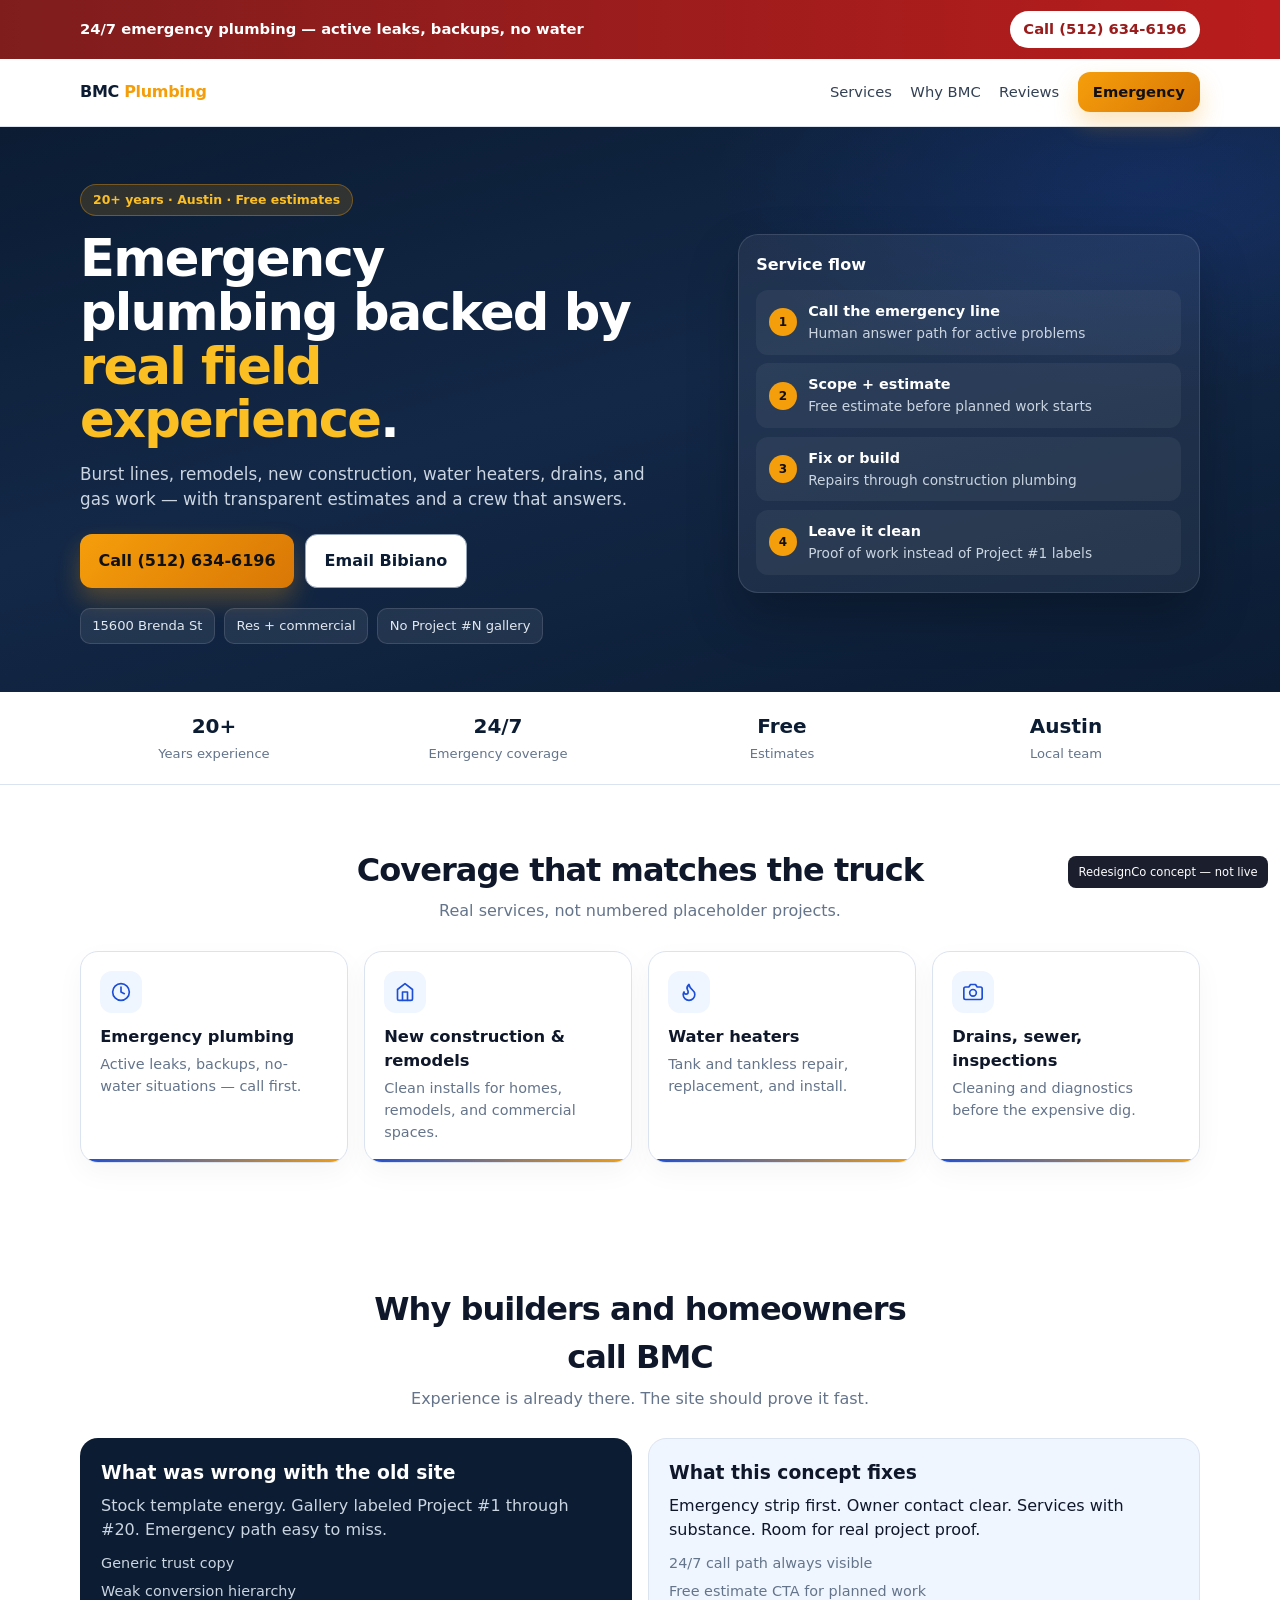
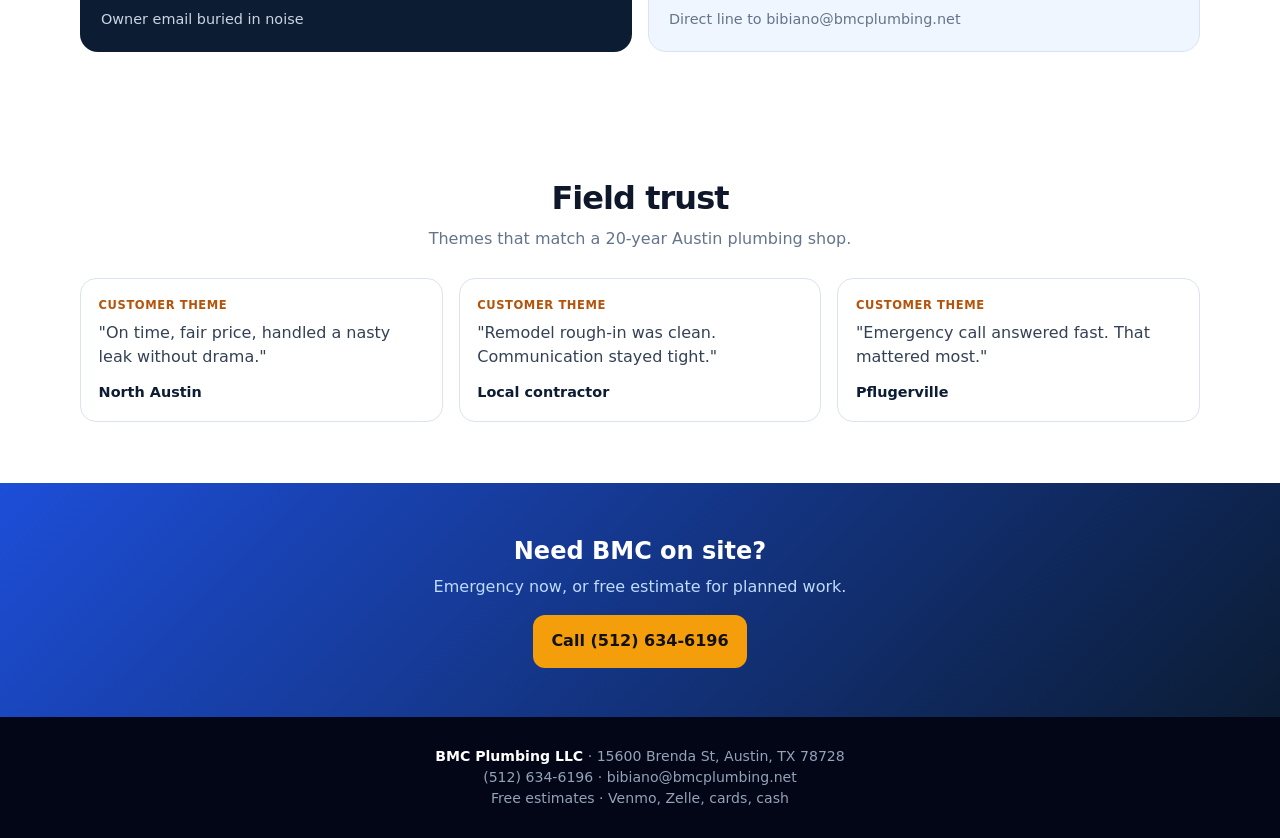
<file: docs/bmc-plumbing-redesign.html>
<!DOCTYPE html>
<html lang="en">
<head>
<meta charset="UTF-8">
<meta name="viewport" content="width=device-width, initial-scale=1.0">
<title>BMC Plumbing LLC | Austin Emergency & Construction</title>
<style>
:root{--navy:#0b1c33;--blue:#1d4ed8;--amber:#f59e0b;--amber2:#fbbf24;--ice:#eff6ff;--ink:#0f172a;--mute:#64748b;--line:#dbe3f0}
*{box-sizing:border-box;margin:0;padding:0}
html{scroll-behavior:smooth}
body{font-family:Inter,system-ui,Segoe UI,sans-serif;color:var(--ink);background:#fff;line-height:1.5}
a{color:inherit;text-decoration:none}
.wrap{width:min(1120px,92vw);margin:0 auto}
.reveal{opacity:0;transform:translateY(18px);transition:.65s ease}.reveal.in{opacity:1;transform:none}
.d1{transition-delay:.08s}.d2{transition-delay:.16s}.d3{transition-delay:.24s}

.sos{background:linear-gradient(90deg,#7f1d1d,#b91c1c);color:#fff;padding:.7rem 0;font-weight:700;font-size:.92rem}
.sos .wrap{display:flex;justify-content:space-between;gap:1rem;flex-wrap:wrap;align-items:center}
.sos a{background:#fff;color:#991b1b;padding:.45rem .85rem;border-radius:999px;font-weight:800}

.nav{position:sticky;top:0;z-index:40;background:rgba(255,255,255,.95);backdrop-filter:blur(8px);border-bottom:1px solid var(--line)}
.nav .wrap{display:flex;justify-content:space-between;align-items:center;padding:.85rem 0}
.logo{font-weight:900;color:var(--navy);letter-spacing:-.02em}.logo span{color:var(--amber)}
.nav ul{display:flex;gap:1.15rem;list-style:none;align-items:center;font-size:.92rem;color:#334155}
.btn{display:inline-flex;align-items:center;gap:.4rem;border-radius:12px;padding:.9rem 1.15rem;font-weight:800}
.btn-a{background:linear-gradient(135deg,var(--amber),#d97706);color:#111;box-shadow:0 12px 24px rgba(245,158,11,.28)}
.btn-n{background:var(--navy);color:#fff}
.btn-g{background:#fff;border:1.5px solid #94a3b8;color:var(--navy)}

.hero{background:
  radial-gradient(800px 380px at 90% 10%,rgba(29,78,216,.18),transparent 55%),
  linear-gradient(165deg,var(--navy) 0%,#132847 48%,#0b1c33 100%);color:#fff;padding:3.6rem 0 3rem;overflow:hidden}
.hero-grid{display:grid;grid-template-columns:1.15fr .85fr;gap:2rem;align-items:center}
.kicker{display:inline-flex;gap:.4rem;align-items:center;background:rgba(245,158,11,.15);border:1px solid rgba(245,158,11,.35);color:var(--amber2);border-radius:999px;padding:.35rem .75rem;font-size:.78rem;font-weight:800;margin-bottom:1rem}
.hero h1{font-size:clamp(2.1rem,4.3vw,3.2rem);line-height:1.05;letter-spacing:-.035em;margin-bottom:.9rem;max-width:16ch}
.hero h1 em{font-style:normal;color:var(--amber2)}
.lead{color:#cbd5e1;max-width:36rem;margin-bottom:1.35rem;font-size:1.05rem}
.actions{display:flex;flex-wrap:wrap;gap:.7rem;margin-bottom:1.2rem}
.mini{display:flex;flex-wrap:wrap;gap:.6rem}
.mini span{background:rgba(255,255,255,.08);border:1px solid rgba(255,255,255,.12);border-radius:10px;padding:.45rem .7rem;font-size:.82rem;color:#e2e8f0}

/* pipeline visual */
.pipe{background:rgba(255,255,255,.06);border:1px solid rgba(255,255,255,.12);border-radius:20px;padding:1.1rem;box-shadow:0 24px 50px rgba(0,0,0,.25)}
.pipe h2{font-size:1rem;margin-bottom:.8rem}
.flow{display:grid;gap:.55rem}
.flow .s{display:flex;gap:.7rem;align-items:center;background:rgba(255,255,255,.05);border-radius:12px;padding:.7rem .8rem}
.flow .dot{width:28px;height:28px;border-radius:50%;display:grid;place-items:center;background:var(--amber);color:#111;font-size:.75rem;font-weight:900;flex:0 0 auto}
.flow p{font-size:.86rem;color:#cbd5e1}
.flow strong{display:block;color:#fff;font-size:.9rem}

.strip{background:#fff;border-bottom:1px solid var(--line);padding:1.2rem 0}
.strip-grid{display:grid;grid-template-columns:repeat(4,1fr);gap:1rem;text-align:center}
.strip b{display:block;color:var(--navy);font-size:1.25rem}.strip span{color:var(--mute);font-size:.82rem}

section{padding:3.8rem 0}
.sec{text-align:center;max-width:580px;margin:0 auto 1.7rem}
.sec h2{font-size:clamp(1.5rem,3vw,2rem);letter-spacing:-.03em;margin-bottom:.35rem}
.sec p{color:var(--mute)}

.services{display:grid;grid-template-columns:repeat(4,1fr);gap:1rem}
.card{background:#fff;border:1px solid var(--line);border-radius:18px;padding:1.2rem;box-shadow:0 10px 28px rgba(15,23,42,.04);position:relative;overflow:hidden}
.card:after{content:"";position:absolute;left:0;right:0;bottom:0;height:3px;background:linear-gradient(90deg,var(--blue),var(--amber))}
.ico{width:42px;height:42px;border-radius:12px;background:var(--ice);color:var(--blue);display:grid;place-items:center;margin-bottom:.75rem}
.ico svg{width:20px;height:20px;stroke:currentColor;fill:none;stroke-width:2;stroke-linecap:round;stroke-linejoin:round}
.card h3{margin-bottom:.3rem;font-size:1.02rem}.card p{color:var(--mute);font-size:.9rem}

.split{display:grid;grid-template-columns:1fr 1fr;gap:1rem}
.panel{border-radius:18px;padding:1.25rem;border:1px solid var(--line)}
.panel.dark{background:var(--navy);color:#fff;border-color:transparent}
.panel.dark p{color:#cbd5e1}
.panel.light{background:var(--ice)}
.panel h3{margin-bottom:.45rem}
.list{margin-top:.7rem;display:grid;gap:.4rem;font-size:.9rem;color:var(--mute)}
.panel.dark .list{color:#cbd5e1}

.reviews{display:grid;grid-template-columns:repeat(3,1fr);gap:1rem}
.rev{background:#fff;border:1px solid var(--line);border-radius:16px;padding:1.1rem}
.rev .t{font-size:.72rem;font-weight:800;color:#b45309;text-transform:uppercase;letter-spacing:.05em;margin-bottom:.45rem}
.rev p{color:#334155;margin-bottom:.65rem}.rev b{font-size:.9rem;color:var(--navy)}

.cta{background:linear-gradient(135deg,#1d4ed8,#0b1c33);color:#fff;text-align:center;padding:3.1rem 0}
.cta h2{margin-bottom:.4rem}.cta p{color:#bfdbfe;margin-bottom:1rem}
.cta .btn{background:var(--amber);color:#111}

footer{background:#020617;color:#94a3b8;text-align:center;padding:1.8rem 0;font-size:.88rem}
footer strong{color:#fff}
.note{position:fixed;right:12px;bottom:12px;background:#020617;color:#fff;font-size:.72rem;padding:.45rem .65rem;border-radius:8px;opacity:.9;z-index:50}

@media(max-width:900px){
  .hero-grid,.services,.split,.reviews,.strip-grid{grid-template-columns:1fr 1fr}
  .nav ul li:not(:last-child){display:none}
}
@media(max-width:600px){
  .hero-grid,.services,.split,.reviews,.strip-grid{grid-template-columns:1fr}
}
</style>
</head>
<body>
<div class="sos">
  <div class="wrap">
    <span>24/7 emergency plumbing — active leaks, backups, no water</span>
    <a href="tel:5126346196">Call (512) 634-6196</a>
  </div>
</div>

<header class="nav"><div class="wrap">
  <div class="logo">BMC <span>Plumbing</span></div>
  <ul>
    <li><a href="#services">Services</a></li>
    <li><a href="#why">Why BMC</a></li>
    <li><a href="#reviews">Reviews</a></li>
    <li><a class="btn btn-a" style="padding:.55rem .95rem" href="tel:5126346196">Emergency</a></li>
  </ul>
</div></header>

<section class="hero">
  <div class="wrap hero-grid">
    <div>
      <div class="kicker reveal">20+ years · Austin · Free estimates</div>
      <h1 class="reveal d1">Emergency plumbing backed by <em>real field experience</em>.</h1>
      <p class="lead reveal d2">Burst lines, remodels, new construction, water heaters, drains, and gas work — with transparent estimates and a crew that answers.</p>
      <div class="actions reveal d3">
        <a class="btn btn-a" href="tel:5126346196">Call (512) 634-6196</a>
        <a class="btn btn-g" href="mailto:bibiano@bmcplumbing.net">Email Bibiano</a>
      </div>
      <div class="mini reveal d3">
        <span>15600 Brenda St</span>
        <span>Res + commercial</span>
        <span>No Project #N gallery</span>
      </div>
    </div>
    <aside class="pipe reveal d2">
      <h2>Service flow</h2>
      <div class="flow">
        <div class="s"><div class="dot">1</div><div><strong>Call the emergency line</strong><p>Human answer path for active problems</p></div></div>
        <div class="s"><div class="dot">2</div><div><strong>Scope + estimate</strong><p>Free estimate before planned work starts</p></div></div>
        <div class="s"><div class="dot">3</div><div><strong>Fix or build</strong><p>Repairs through construction plumbing</p></div></div>
        <div class="s"><div class="dot">4</div><div><strong>Leave it clean</strong><p>Proof of work instead of Project #1 labels</p></div></div>
      </div>
    </aside>
  </div>
</section>

<div class="strip"><div class="wrap strip-grid">
  <div class="reveal"><b>20+</b><span>Years experience</span></div>
  <div class="reveal d1"><b>24/7</b><span>Emergency coverage</span></div>
  <div class="reveal d2"><b>Free</b><span>Estimates</span></div>
  <div class="reveal d3"><b>Austin</b><span>Local team</span></div>
</div></div>

<section id="services">
  <div class="wrap">
    <div class="sec reveal"><h2>Coverage that matches the truck</h2><p>Real services, not numbered placeholder projects.</p></div>
    <div class="services">
      <article class="card reveal"><div class="ico"><svg viewBox="0 0 24 24"><circle cx="12" cy="12" r="10"/><polyline points="12 6 12 12 16 14"/></svg></div><h3>Emergency plumbing</h3><p>Active leaks, backups, no-water situations — call first.</p></article>
      <article class="card reveal d1"><div class="ico"><svg viewBox="0 0 24 24"><path d="M3 9l9-7 9 7v11a2 2 0 0 1-2 2H5a2 2 0 0 1-2-2z"/><polyline points="9 22 9 12 15 12 15 22"/></svg></div><h3>New construction &amp; remodels</h3><p>Clean installs for homes, remodels, and commercial spaces.</p></article>
      <article class="card reveal d2"><div class="ico"><svg viewBox="0 0 24 24"><path d="M8.5 14.5A2.5 2.5 0 0 0 11 12c0-1.38-.5-2-1-3-1.07-2.14-.22-4.05 2-6 .5 2.5 2 4.9 4 6.5 2 1.6 3 3.5 3 5.5a7 7 0 1 1-14 0c0-1.15.43-2.29 1-3a2.5 2.5 0 0 0 2.5 2.5z"/></svg></div><h3>Water heaters</h3><p>Tank and tankless repair, replacement, and install.</p></article>
      <article class="card reveal d3"><div class="ico"><svg viewBox="0 0 24 24"><path d="M23 19a2 2 0 0 1-2 2H3a2 2 0 0 1-2-2V8a2 2 0 0 1 2-2h4l2-3h6l2 3h4a2 2 0 0 1 2 2z"/><circle cx="12" cy="13" r="4"/></svg></div><h3>Drains, sewer, inspections</h3><p>Cleaning and diagnostics before the expensive dig.</p></article>
    </div>
  </div>
</section>

<section id="why">
  <div class="wrap">
    <div class="sec reveal"><h2>Why builders and homeowners call BMC</h2><p>Experience is already there. The site should prove it fast.</p></div>
    <div class="split">
      <article class="panel dark reveal">
        <h3>What was wrong with the old site</h3>
        <p>Stock template energy. Gallery labeled Project #1 through #20. Emergency path easy to miss.</p>
        <div class="list">
          <div>Generic trust copy</div>
          <div>Weak conversion hierarchy</div>
          <div>Owner email buried in noise</div>
        </div>
      </article>
      <article class="panel light reveal d1">
        <h3>What this concept fixes</h3>
        <p>Emergency strip first. Owner contact clear. Services with substance. Room for real project proof.</p>
        <div class="list">
          <div>24/7 call path always visible</div>
          <div>Free estimate CTA for planned work</div>
          <div>Direct line to bibiano@bmcplumbing.net</div>
        </div>
      </article>
    </div>
  </div>
</section>

<section id="reviews">
  <div class="wrap">
    <div class="sec reveal"><h2>Field trust</h2><p>Themes that match a 20-year Austin plumbing shop.</p></div>
    <div class="reviews">
      <article class="rev reveal"><div class="t">Customer theme</div><p>"On time, fair price, handled a nasty leak without drama."</p><b>North Austin</b></article>
      <article class="rev reveal d1"><div class="t">Customer theme</div><p>"Remodel rough-in was clean. Communication stayed tight."</p><b>Local contractor</b></article>
      <article class="rev reveal d2"><div class="t">Customer theme</div><p>"Emergency call answered fast. That mattered most."</p><b>Pflugerville</b></article>
    </div>
  </div>
</section>

<section class="cta">
  <div class="wrap reveal">
    <h2>Need BMC on site?</h2>
    <p>Emergency now, or free estimate for planned work.</p>
    <a class="btn" href="tel:5126346196">Call (512) 634-6196</a>
  </div>
</section>

<footer>
  <div class="wrap">
    <p><strong>BMC Plumbing LLC</strong> · 15600 Brenda St, Austin, TX 78728<br>
    (512) 634-6196 · bibiano@bmcplumbing.net<br>
    Free estimates · Venmo, Zelle, cards, cash</p>
  </div>
</footer>
<div class="note">RedesignCo concept — not live</div>
<script>
(function(){var n=[].slice.call(document.querySelectorAll('.reveal'));if(!('IntersectionObserver'in window)){n.forEach(function(e){e.classList.add('in')});return}var i=new IntersectionObserver(function(es){es.forEach(function(e){if(e.isIntersecting){e.target.classList.add('in');i.unobserve(e.target)}})},{threshold:.12,rootMargin:'0px 0px -6% 0px'});n.forEach(function(e){i.observe(e)})})();
</script>
</body>
</html>
</file>
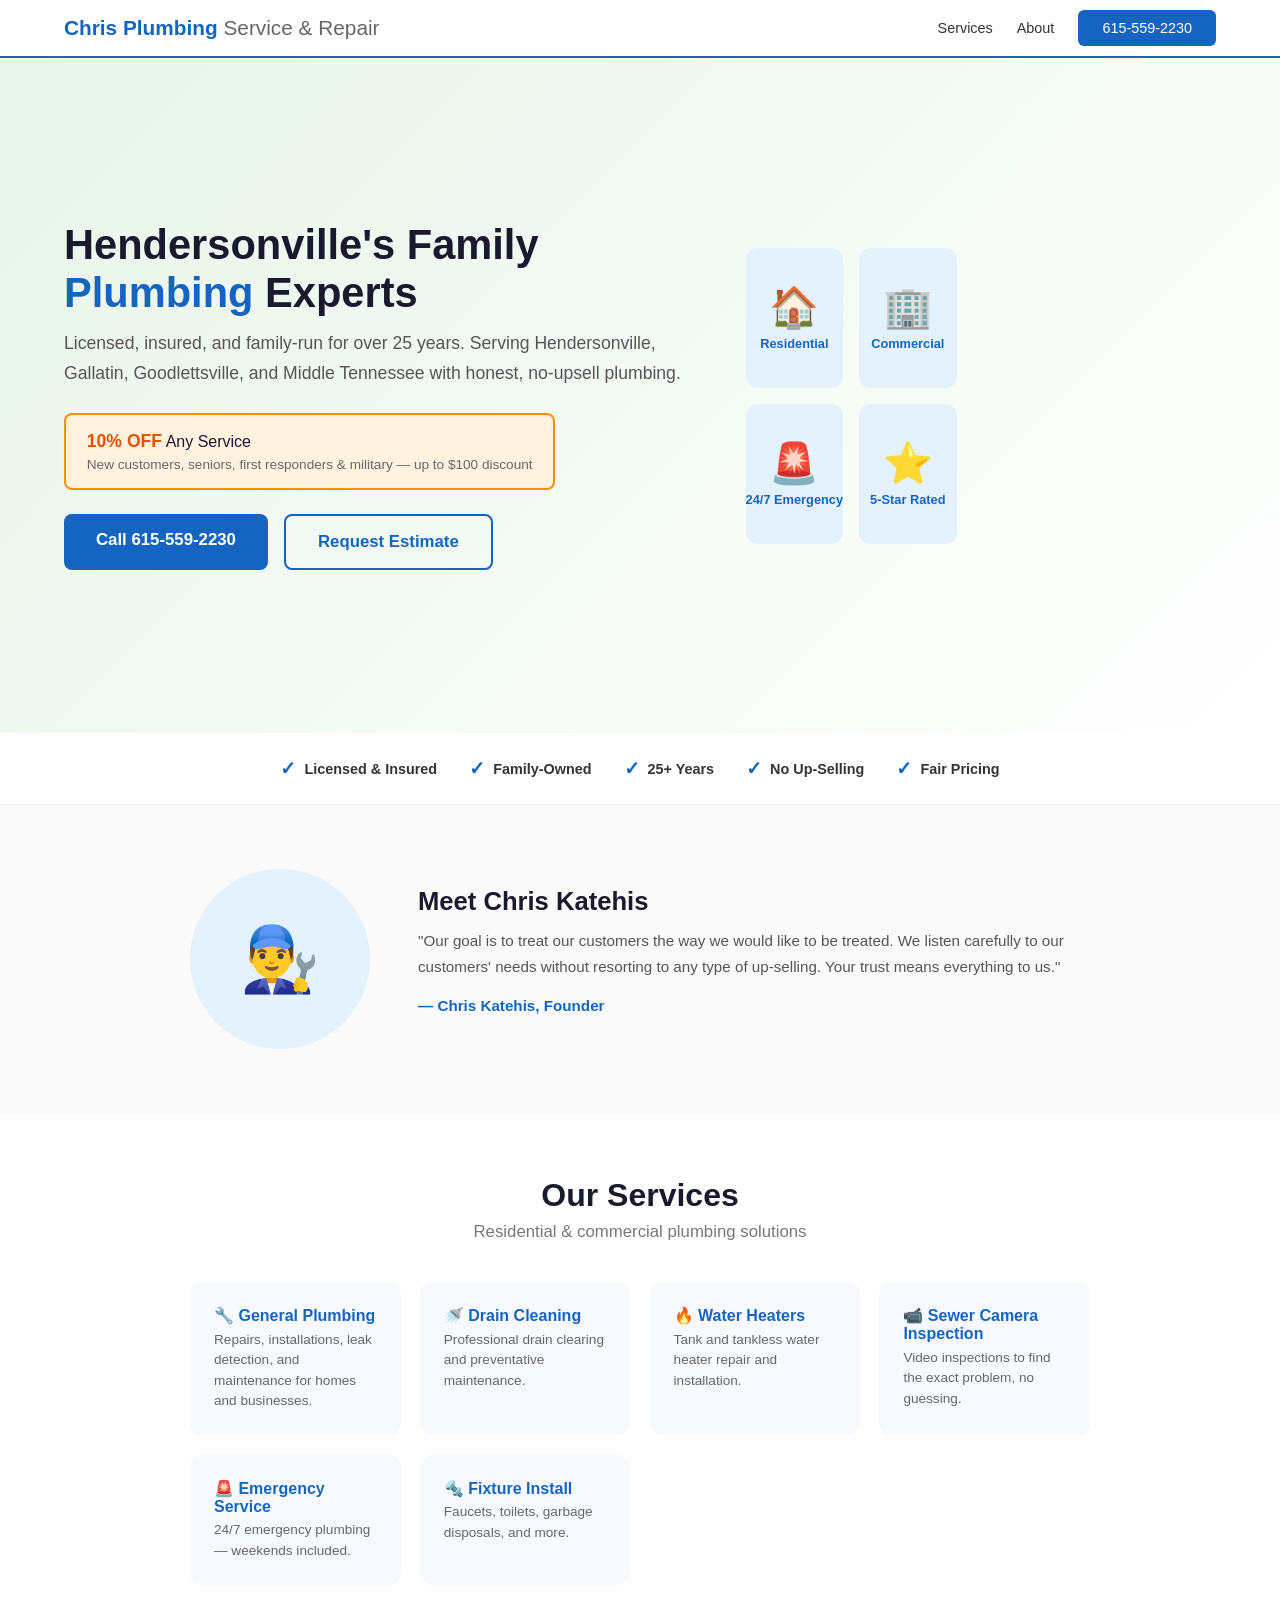
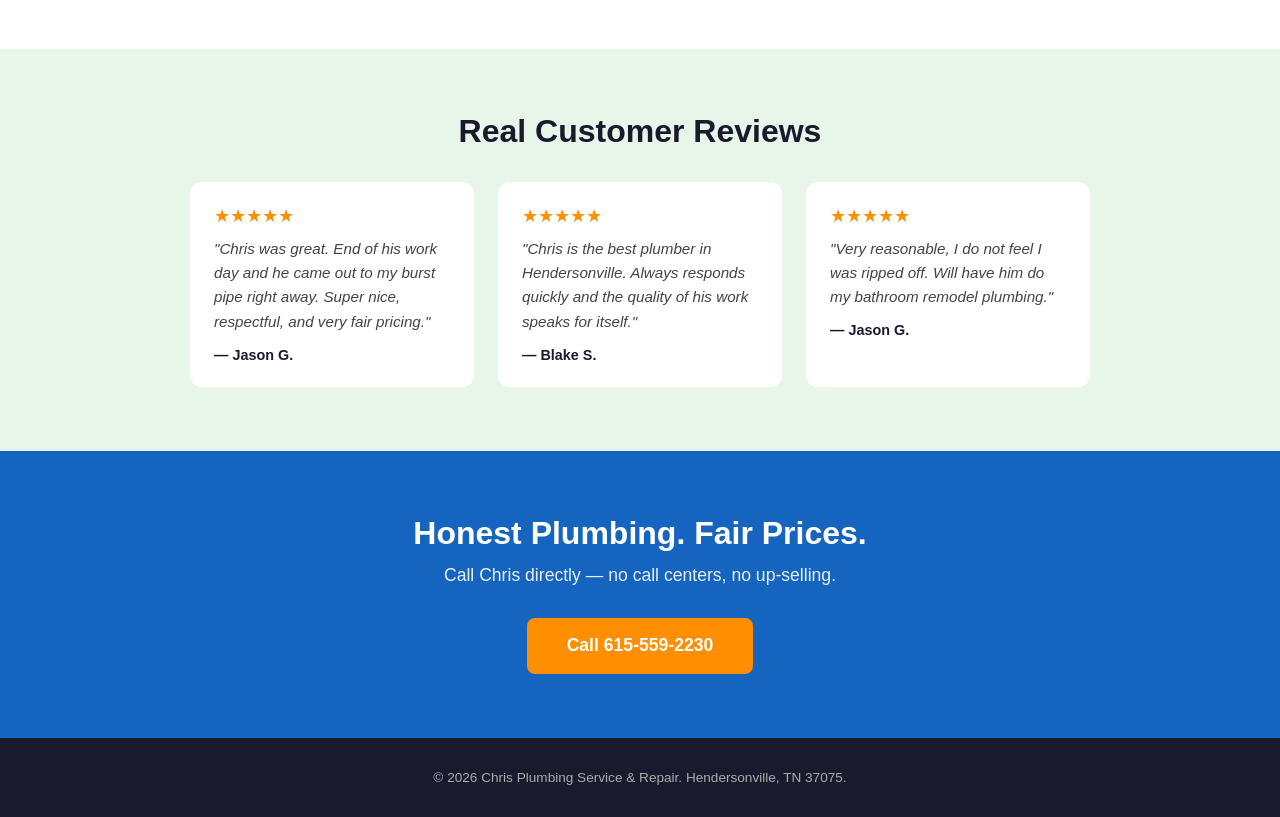
<file: docs/chris-plumbing-redesign.html>
<!DOCTYPE html>
<html lang="en">
<head>
<meta charset="UTF-8">
<meta name="viewport" content="width=device-width, initial-scale=1.0">
<title>Chris Plumbing — Redesign Concept</title>
<style>
  * { margin: 0; padding: 0; box-sizing: border-box; }
  body { font-family: -apple-system, BlinkMacSystemFont, 'Segoe UI', Roboto, sans-serif; color: #1a1a2e; background: #fff; }
  
  nav { display: flex; justify-content: space-between; align-items: center; padding: 1rem 5%; background: #fff; border-bottom: 2px solid #1565c0; }
  .logo { font-size: 1.3rem; font-weight: 800; color: #1565c0; }
  .logo span { font-weight: 400; color: #666; }
  .nav-links { display: flex; gap: 1.5rem; list-style: none; }
  .nav-links a { text-decoration: none; color: #333; font-weight: 500; font-size: 0.9rem; }
  .nav-cta { background: #1565c0; color: #fff !important; padding: 0.6rem 1.5rem; border-radius: 6px; font-weight: 600; }
  
  .hero { display: flex; align-items: center; padding: 4rem 5%; gap: 3rem; min-height: 75vh; background: linear-gradient(135deg, #e8f5e9 0%, #fff 100%); }
  .hero-text { max-width: 55%; }
  .hero-text h1 { font-size: 2.6rem; font-weight: 800; line-height: 1.15; margin-bottom: 0.8rem; }
  .hero-text h1 span { color: #1565c0; }
  .hero-text .tagline { font-size: 1.1rem; color: #555; line-height: 1.7; margin-bottom: 1.5rem; }
  .discount-badge { background: #fff3e0; border: 2px solid #ff8f00; border-radius: 8px; padding: 1rem 1.3rem; margin-bottom: 1.5rem; display: inline-block; }
  .discount-badge strong { color: #e65100; font-size: 1.1rem; }
  .discount-badge p { font-size: 0.85rem; color: #666; margin-top: 0.3rem; }
  .hero-buttons { display: flex; gap: 1rem; flex-wrap: wrap; }
  .btn-primary { background: #1565c0; color: #fff; padding: 1rem 2rem; border: none; border-radius: 8px; font-size: 1.05rem; font-weight: 700; cursor: pointer; text-decoration: none; display: inline-block; }
  .btn-secondary { background: transparent; color: #1565c0; padding: 1rem 2rem; border: 2px solid #1565c0; border-radius: 8px; font-size: 1.05rem; font-weight: 700; cursor: pointer; text-decoration: none; display: inline-block; }
  .hero-visual { max-width: 45%; display: grid; grid-template-columns: 1fr 1fr; gap: 1rem; }
  .hero-img { background: #e3f2fd; border-radius: 12px; min-height: 140px; display: flex; flex-direction: column; justify-content: center; align-items: center; color: #1565c0; }
  .hero-img .icon { font-size: 2.5rem; margin-bottom: 0.3rem; }
  .hero-img .label { font-size: 0.8rem; font-weight: 600; }
  
  .trust-bar { display: flex; justify-content: center; gap: 2rem; padding: 1.5rem 5%; background: #fff; border-bottom: 1px solid #eee; flex-wrap: wrap; }
  .trust-item { display: flex; align-items: center; gap: 0.5rem; font-size: 0.9rem; font-weight: 600; color: #333; }
  .trust-item .check { color: #1565c0; font-size: 1.2rem; }
  
  .owner-section { padding: 4rem 5%; background: #fafafa; }
  .owner-inner { display: flex; align-items: center; gap: 3rem; max-width: 900px; margin: 0 auto; }
  .owner-photo { width: 180px; height: 180px; background: #e3f2fd; border-radius: 50%; display: flex; justify-content: center; align-items: center; font-size: 4rem; flex-shrink: 0; }
  .owner-text h2 { font-size: 1.6rem; font-weight: 800; margin-bottom: 0.8rem; }
  .owner-text p { font-size: 0.95rem; color: #555; line-height: 1.7; margin-bottom: 0.8rem; }
  .owner-text .name { font-weight: 700; color: #1565c0; }
  
  .services { padding: 4rem 5%; text-align: center; }
  .services h2 { font-size: 2rem; font-weight: 800; margin-bottom: 0.5rem; }
  .services .subtitle { color: #777; margin-bottom: 2.5rem; font-size: 1.05rem; }
  .service-grid { display: grid; grid-template-columns: repeat(auto-fit, minmax(200px, 1fr)); gap: 1.2rem; max-width: 900px; margin: 0 auto; }
  .service-card { background: #f8f9ff; border-radius: 12px; padding: 1.5rem; text-align: left; }
  .service-card h3 { font-size: 1rem; font-weight: 700; margin-bottom: 0.3rem; color: #1565c0; }
  .service-card p { font-size: 0.85rem; color: #666; line-height: 1.5; }
  
  .testimonials { padding: 4rem 5%; background: #e8f5e9; text-align: center; }
  .testimonials h2 { font-size: 2rem; font-weight: 800; margin-bottom: 2rem; }
  .testimonial-grid { display: grid; grid-template-columns: repeat(auto-fit, minmax(260px, 1fr)); gap: 1.5rem; max-width: 900px; margin: 0 auto; text-align: left; }
  .testimonial-card { background: #fff; border-radius: 12px; padding: 1.5rem; }
  .stars { color: #ff8f00; font-size: 1.1rem; margin-bottom: 0.6rem; }
  .testimonial-card p { font-size: 0.95rem; color: #444; line-height: 1.6; margin-bottom: 0.8rem; font-style: italic; }
  .testimonial-card .author { font-weight: 700; font-size: 0.9rem; }
  
  .cta-section { padding: 4rem 5%; text-align: center; background: #1565c0; color: #fff; }
  .cta-section h2 { font-size: 2rem; font-weight: 800; margin-bottom: 0.8rem; }
  .cta-section p { font-size: 1.1rem; opacity: 0.9; margin-bottom: 2rem; }
  .cta-section .btn-primary { background: #ff8f00; font-size: 1.1rem; padding: 1.1rem 2.5rem; }
  
  footer { padding: 2rem 5%; background: #1a1a2e; color: #aaa; text-align: center; font-size: 0.85rem; }
  
  @media (max-width: 768px) {
    .hero { flex-direction: column; text-align: center; padding: 2rem 5%; }
    .hero-text { max-width: 100%; }
    .hero-visual { max-width: 100%; }
    .hero-buttons { justify-content: center; }
    .hero-text h1 { font-size: 2rem; }
    .nav-links { display: none; }
    .owner-inner { flex-direction: column; text-align: center; }
  }
</style>
</head>
<body>

<nav>
  <div class="logo">Chris Plumbing <span>Service & Repair</span></div>
  <ul class="nav-links">
    <li><a href="#">Services</a></li>
    <li><a href="#">About</a></li>
    <li><a href="#" class="nav-cta">615-559-2230</a></li>
  </ul>
</nav>

<section class="hero">
  <div class="hero-text">
    <h1>Hendersonville's Family <span>Plumbing</span> Experts</h1>
    <p class="tagline">Licensed, insured, and family-run for over 25 years. Serving Hendersonville, Gallatin, Goodlettsville, and Middle Tennessee with honest, no-upsell plumbing.</p>
    <div class="discount-badge">
      <strong>10% OFF</strong> Any Service
      <p>New customers, seniors, first responders & military — up to $100 discount</p>
    </div>
    <div class="hero-buttons">
      <a href="tel:6155592230" class="btn-primary">Call 615-559-2230</a>
      <a href="#" class="btn-secondary">Request Estimate</a>
    </div>
  </div>
  <div class="hero-visual">
    <div class="hero-img"><div class="icon">🏠</div><div class="label">Residential</div></div>
    <div class="hero-img"><div class="icon">🏢</div><div class="label">Commercial</div></div>
    <div class="hero-img"><div class="icon">🚨</div><div class="label">24/7 Emergency</div></div>
    <div class="hero-img"><div class="icon">⭐</div><div class="label">5-Star Rated</div></div>
  </div>
</section>

<div class="trust-bar">
  <div class="trust-item"><span class="check">✓</span> Licensed & Insured</div>
  <div class="trust-item"><span class="check">✓</span> Family-Owned</div>
  <div class="trust-item"><span class="check">✓</span> 25+ Years</div>
  <div class="trust-item"><span class="check">✓</span> No Up-Selling</div>
  <div class="trust-item"><span class="check">✓</span> Fair Pricing</div>
</div>

<section class="owner-section">
  <div class="owner-inner">
    <div class="owner-photo">👨‍🔧</div>
    <div class="owner-text">
      <h2>Meet Chris Katehis</h2>
      <p>"Our goal is to treat our customers the way we would like to be treated. We listen carefully to our customers' needs without resorting to any type of up-selling. Your trust means everything to us."</p>
      <p class="name">— Chris Katehis, Founder</p>
    </div>
  </div>
</section>

<section class="services">
  <h2>Our Services</h2>
  <p class="subtitle">Residential & commercial plumbing solutions</p>
  <div class="service-grid">
    <div class="service-card"><h3>🔧 General Plumbing</h3><p>Repairs, installations, leak detection, and maintenance for homes and businesses.</p></div>
    <div class="service-card"><h3>🚿 Drain Cleaning</h3><p>Professional drain clearing and preventative maintenance.</p></div>
    <div class="service-card"><h3>🔥 Water Heaters</h3><p>Tank and tankless water heater repair and installation.</p></div>
    <div class="service-card"><h3>📹 Sewer Camera Inspection</h3><p>Video inspections to find the exact problem, no guessing.</p></div>
    <div class="service-card"><h3>🚨 Emergency Service</h3><p>24/7 emergency plumbing — weekends included.</p></div>
    <div class="service-card"><h3>🔩 Fixture Install</h3><p>Faucets, toilets, garbage disposals, and more.</p></div>
  </div>
</section>

<section class="testimonials">
  <h2>Real Customer Reviews</h2>
  <div class="testimonial-grid">
    <div class="testimonial-card"><div class="stars">★★★★★</div><p>"Chris was great. End of his work day and he came out to my burst pipe right away. Super nice, respectful, and very fair pricing."</p><div class="author">— Jason G.</div></div>
    <div class="testimonial-card"><div class="stars">★★★★★</div><p>"Chris is the best plumber in Hendersonville. Always responds quickly and the quality of his work speaks for itself."</p><div class="author">— Blake S.</div></div>
    <div class="testimonial-card"><div class="stars">★★★★★</div><p>"Very reasonable, I do not feel I was ripped off. Will have him do my bathroom remodel plumbing."</p><div class="author">— Jason G.</div></div>
  </div>
</section>

<section class="cta-section">
  <h2>Honest Plumbing. Fair Prices.</h2>
  <p>Call Chris directly — no call centers, no up-selling.</p>
  <a href="tel:6155592230" class="btn-primary">Call 615-559-2230</a>
</section>

<footer>
  <p>&copy; 2026 Chris Plumbing Service & Repair. Hendersonville, TN 37075.</p>
</footer>

</body>
</html>
</file>
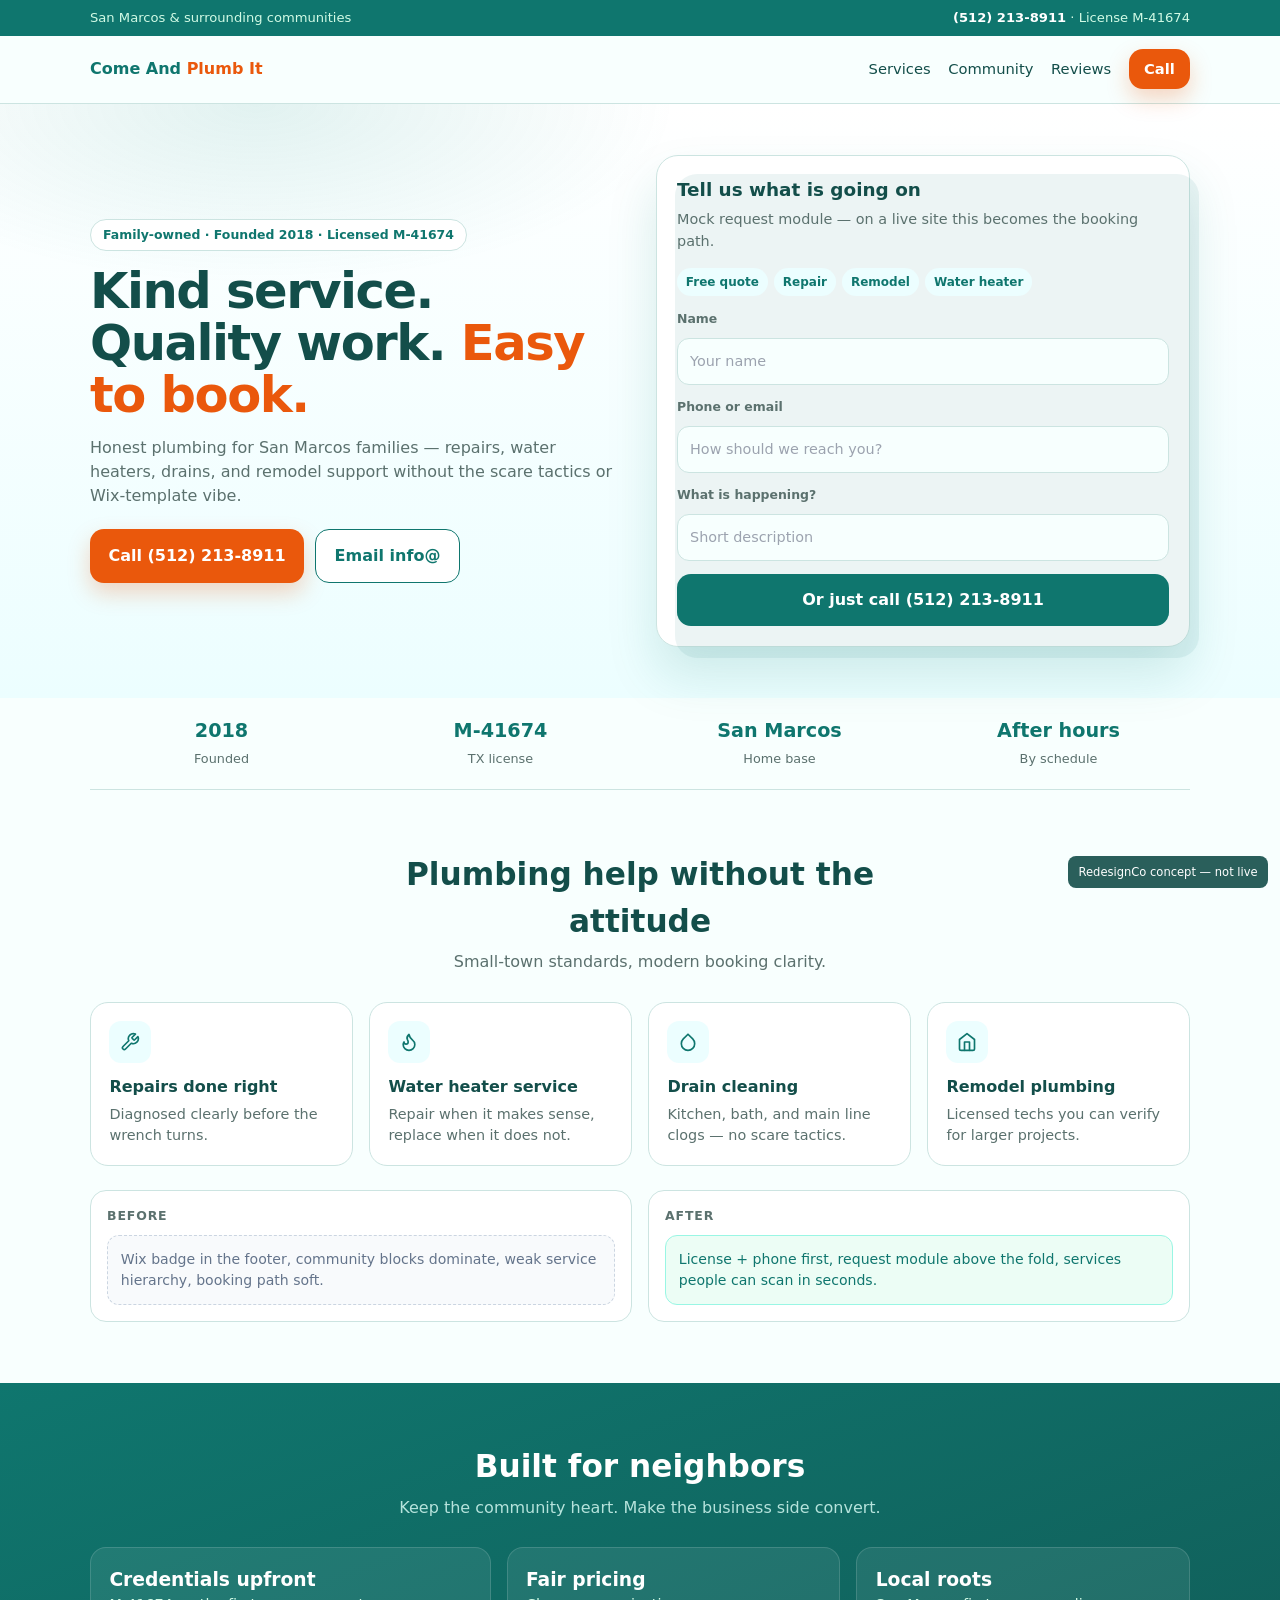
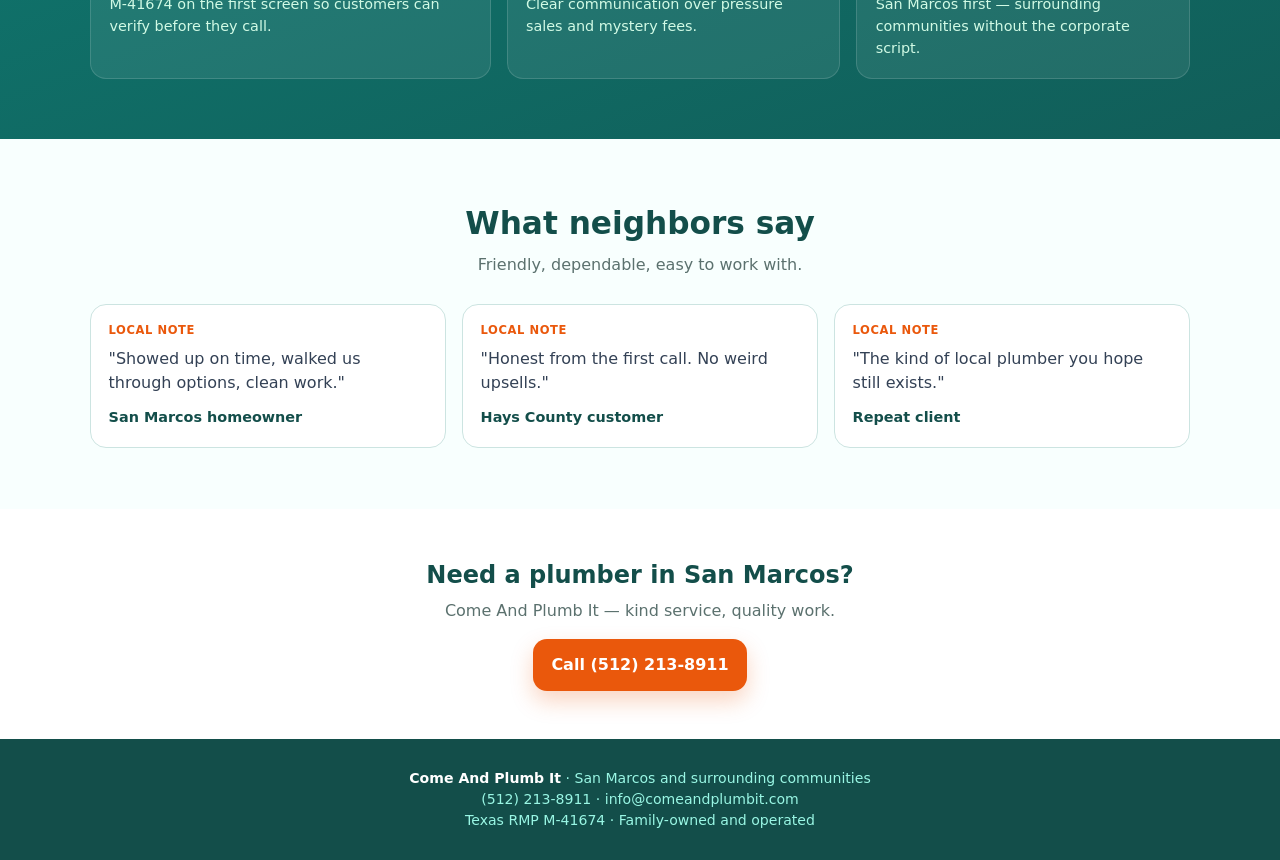
<file: docs/come-and-plumb-it-redesign.html>
<!DOCTYPE html>
<html lang="en">
<head>
<meta charset="UTF-8">
<meta name="viewport" content="width=device-width, initial-scale=1.0">
<title>Come And Plumb It | San Marcos TX</title>
<style>
:root{--teal:#0f766e;--teal2:#0d9488;--coral:#ea580c;--sky:#ecfeff;--ink:#134e4a;--mute:#5b716e;--line:#cce4e1;--card:#fff}
*{box-sizing:border-box;margin:0;padding:0}
html{scroll-behavior:smooth}
body{font-family:Inter,system-ui,Segoe UI,sans-serif;color:var(--ink);background:#f8fffe;line-height:1.5}
a{color:inherit;text-decoration:none}
.wrap{width:min(1100px,92vw);margin:0 auto}
.reveal{opacity:0;transform:translateY(16px);transition:.6s ease}.reveal.in{opacity:1;transform:none}
.d1{transition-delay:.08s}.d2{transition-delay:.16s}.d3{transition-delay:.24s}

.top{background:var(--teal);color:#d1fae5;font-size:.82rem;padding:.5rem 0}
.top .wrap{display:flex;justify-content:space-between;gap:1rem;flex-wrap:wrap}
.top a{color:#fff;font-weight:700}

.nav{position:sticky;top:0;z-index:30;background:rgba(248,255,254,.94);backdrop-filter:blur(8px);border-bottom:1px solid var(--line)}
.nav .wrap{display:flex;justify-content:space-between;align-items:center;padding:.85rem 0}
.logo{font-weight:800;color:var(--teal)}.logo span{color:var(--coral)}
.nav ul{display:flex;gap:1.1rem;list-style:none;align-items:center;font-size:.92rem}
.btn{display:inline-flex;align-items:center;gap:.4rem;border-radius:14px;padding:.88rem 1.15rem;font-weight:750}
.btn-c{background:var(--coral);color:#fff;box-shadow:0 10px 22px rgba(234,88,12,.25)}
.btn-t{background:var(--teal);color:#fff}
.btn-g{background:#fff;border:1.5px solid var(--teal);color:var(--teal)}

.hero{padding:3.2rem 0;background:radial-gradient(700px 300px at 20% 0%,rgba(13,148,136,.12),transparent 60%),linear-gradient(#fff,var(--sky))}
.hero-grid{display:grid;grid-template-columns:1fr 1fr;gap:2rem;align-items:center}
.pill{display:inline-block;background:#fff;border:1px solid var(--line);border-radius:999px;padding:.35rem .75rem;font-size:.78rem;font-weight:700;color:var(--teal);margin-bottom:.9rem}
.hero h1{font-size:clamp(2rem,4vw,3.1rem);line-height:1.05;letter-spacing:-.03em;margin-bottom:.9rem}
.hero h1 em{font-style:normal;color:var(--coral)}
.lead{color:var(--mute);margin-bottom:1.3rem;max-width:34rem}
.actions{display:flex;flex-wrap:wrap;gap:.7rem}

/* floating request module with depth */
.float{position:relative}
.float-card{background:#fff;border:1px solid var(--line);border-radius:22px;padding:1.25rem;box-shadow:0 28px 50px rgba(15,118,110,.15);transform:translateZ(0)}
.float-card:before{content:"";position:absolute;inset:18px -10px -12px 18px;background:rgba(15,118,110,.08);border-radius:22px;z-index:-1}
.float h2{font-size:1.15rem;margin-bottom:.35rem}
.float p{color:var(--mute);font-size:.9rem;margin-bottom:1rem}
.field{display:grid;gap:.55rem;margin-bottom:.8rem}
.field label{font-size:.78rem;font-weight:700;color:var(--mute)}
.field .box{border:1px solid var(--line);border-radius:12px;padding:.75rem;background:#f7fffe;color:#9ca3af;font-size:.9rem}
.chips{display:flex;flex-wrap:wrap;gap:.4rem;margin-bottom:.9rem}
.chips span{font-size:.75rem;background:var(--sky);color:var(--teal);border-radius:999px;padding:.3rem .55rem;font-weight:700}

.stats{display:grid;grid-template-columns:repeat(4,1fr);gap:1rem;padding:1.2rem 0;border-bottom:1px solid var(--line)}
.stats div{text-align:center}.stats b{display:block;color:var(--teal);font-size:1.2rem}.stats span{font-size:.8rem;color:var(--mute)}

section{padding:3.8rem 0}
.sec{text-align:center;max-width:560px;margin:0 auto 1.7rem}
.sec h2{font-size:clamp(1.45rem,3vw,1.95rem);margin-bottom:.35rem}
.sec p{color:var(--mute)}

.grid{display:grid;grid-template-columns:repeat(4,1fr);gap:1rem}
.card{background:#fff;border:1px solid var(--line);border-radius:18px;padding:1.15rem;transition:transform .25s ease,box-shadow .25s ease}
.card:hover{transform:translateY(-5px) scale(1.01);box-shadow:0 16px 34px rgba(15,118,110,.12)}
.ico{width:42px;height:42px;border-radius:12px;display:grid;place-items:center;background:var(--sky);color:var(--teal);margin-bottom:.75rem}
.ico svg{width:20px;height:20px;stroke:currentColor;fill:none;stroke-width:2;stroke-linecap:round;stroke-linejoin:round}
.card h3{font-size:1rem;margin-bottom:.3rem}.card p{color:var(--mute);font-size:.9rem}

.community{background:linear-gradient(160deg,var(--teal),#115e59);color:#fff;border-radius:0}
.community .sec p{color:#b6e3dc}
.com-grid{display:grid;grid-template-columns:1.2fr 1fr 1fr;gap:1rem}
.com-card{background:rgba(255,255,255,.08);border:1px solid rgba(255,255,255,.14);border-radius:16px;padding:1.15rem}
.com-card p{color:#d1fae5;font-size:.9rem}

.ba{display:grid;grid-template-columns:1fr 1fr;gap:1rem;margin-top:1.5rem}
.panel{background:#fff;border:1px solid var(--line);border-radius:16px;padding:1rem}
.panel h3{font-size:.78rem;text-transform:uppercase;letter-spacing:.07em;color:var(--mute);margin-bottom:.55rem}
.old{background:#f8fafc;border-radius:12px;padding:.8rem;color:#64748b;font-size:.88rem;border:1px dashed #cbd5e1}
.new{background:#ecfdf5;border-radius:12px;padding:.8rem;color:var(--teal);font-size:.88rem;border:1px solid #99f6e4}

.reviews{display:grid;grid-template-columns:repeat(3,1fr);gap:1rem}
.rev{background:#fff;border:1px solid var(--line);border-radius:16px;padding:1.1rem}
.rev .t{font-size:.72rem;font-weight:800;color:var(--coral);text-transform:uppercase;letter-spacing:.05em;margin-bottom:.45rem}
.rev p{margin-bottom:.65rem;color:#334155}.rev b{font-size:.9rem}

.cta{text-align:center;padding:3rem 0;background:#fff}
.cta h2{margin-bottom:.4rem}.cta p{color:var(--mute);margin-bottom:1rem}

footer{background:#134e4a;color:#99f6e4;text-align:center;padding:1.8rem 0;font-size:.88rem}
footer strong{color:#fff}
.note{position:fixed;right:12px;bottom:12px;background:#134e4a;color:#fff;font-size:.72rem;padding:.45rem .65rem;border-radius:8px;opacity:.9;z-index:40}

@media(max-width:900px){
  .hero-grid,.grid,.com-grid,.reviews,.stats,.ba{grid-template-columns:1fr 1fr}
  .nav ul li:not(:last-child){display:none}
}
@media(max-width:600px){
  .hero-grid,.grid,.com-grid,.reviews,.stats,.ba{grid-template-columns:1fr}
}
</style>
</head>
<body>
<div class="top"><div class="wrap"><span>San Marcos &amp; surrounding communities</span><span><a href="tel:5122138911">(512) 213-8911</a> · License M-41674</span></div></div>
<header class="nav"><div class="wrap">
  <div class="logo">Come And <span>Plumb It</span></div>
  <ul>
    <li><a href="#services">Services</a></li>
    <li><a href="#community">Community</a></li>
    <li><a href="#reviews">Reviews</a></li>
    <li><a class="btn btn-c" style="padding:.55rem .95rem" href="tel:5122138911">Call</a></li>
  </ul>
</div></header>

<section class="hero">
  <div class="wrap hero-grid">
    <div>
      <div class="pill reveal">Family-owned · Founded 2018 · Licensed M-41674</div>
      <h1 class="reveal d1">Kind service. Quality work. <em>Easy to book.</em></h1>
      <p class="lead reveal d2">Honest plumbing for San Marcos families — repairs, water heaters, drains, and remodel support without the scare tactics or Wix-template vibe.</p>
      <div class="actions reveal d3">
        <a class="btn btn-c" href="tel:5122138911">Call (512) 213-8911</a>
        <a class="btn btn-g" href="mailto:info@comeandplumbit.com">Email info@</a>
      </div>
    </div>
    <div class="float reveal d2">
      <div class="float-card">
        <h2>Tell us what is going on</h2>
        <p>Mock request module — on a live site this becomes the booking path.</p>
        <div class="chips"><span>Free quote</span><span>Repair</span><span>Remodel</span><span>Water heater</span></div>
        <div class="field"><label>Name</label><div class="box">Your name</div></div>
        <div class="field"><label>Phone or email</label><div class="box">How should we reach you?</div></div>
        <div class="field"><label>What is happening?</label><div class="box">Short description</div></div>
        <a class="btn btn-t" href="tel:5122138911" style="width:100%;justify-content:center">Or just call (512) 213-8911</a>
      </div>
    </div>
  </div>
</section>

<div class="wrap stats">
  <div class="reveal"><b>2018</b><span>Founded</span></div>
  <div class="reveal d1"><b>M-41674</b><span>TX license</span></div>
  <div class="reveal d2"><b>San Marcos</b><span>Home base</span></div>
  <div class="reveal d3"><b>After hours</b><span>By schedule</span></div>
</div>

<section id="services">
  <div class="wrap">
    <div class="sec reveal"><h2>Plumbing help without the attitude</h2><p>Small-town standards, modern booking clarity.</p></div>
    <div class="grid">
      <article class="card reveal"><div class="ico"><svg viewBox="0 0 24 24"><path d="M14.7 6.3a1 1 0 0 0 0 1.4l1.6 1.6a1 1 0 0 0 1.4 0l3.77-3.77a6 6 0 0 1-7.94 7.94l-6.91 6.91a2.12 2.12 0 0 1-3-3l6.91-6.91a6 6 0 0 1 7.94-7.94z"/></svg></div><h3>Repairs done right</h3><p>Diagnosed clearly before the wrench turns.</p></article>
      <article class="card reveal d1"><div class="ico"><svg viewBox="0 0 24 24"><path d="M8.5 14.5A2.5 2.5 0 0 0 11 12c0-1.38-.5-2-1-3-1.07-2.14-.22-4.05 2-6 .5 2.5 2 4.9 4 6.5 2 1.6 3 3.5 3 5.5a7 7 0 1 1-14 0c0-1.15.43-2.29 1-3a2.5 2.5 0 0 0 2.5 2.5z"/></svg></div><h3>Water heater service</h3><p>Repair when it makes sense, replace when it does not.</p></article>
      <article class="card reveal d2"><div class="ico"><svg viewBox="0 0 24 24"><path d="M12 2.69l5.66 5.66a8 8 0 1 1-11.31 0z"/></svg></div><h3>Drain cleaning</h3><p>Kitchen, bath, and main line clogs — no scare tactics.</p></article>
      <article class="card reveal d3"><div class="ico"><svg viewBox="0 0 24 24"><path d="M3 9l9-7 9 7v11a2 2 0 0 1-2 2H5a2 2 0 0 1-2-2z"/><polyline points="9 22 9 12 15 12 15 22"/></svg></div><h3>Remodel plumbing</h3><p>Licensed techs you can verify for larger projects.</p></article>
    </div>
    <div class="ba">
      <div class="panel reveal"><h3>Before</h3><div class="old">Wix badge in the footer, community blocks dominate, weak service hierarchy, booking path soft.</div></div>
      <div class="panel reveal d1"><h3>After</h3><div class="new">License + phone first, request module above the fold, services people can scan in seconds.</div></div>
    </div>
  </div>
</section>

<section class="community" id="community">
  <div class="wrap">
    <div class="sec reveal"><h2>Built for neighbors</h2><p>Keep the community heart. Make the business side convert.</p></div>
    <div class="com-grid">
      <article class="com-card reveal"><h3>Credentials upfront</h3><p>M-41674 on the first screen so customers can verify before they call.</p></article>
      <article class="com-card reveal d1"><h3>Fair pricing</h3><p>Clear communication over pressure sales and mystery fees.</p></article>
      <article class="com-card reveal d2"><h3>Local roots</h3><p>San Marcos first — surrounding communities without the corporate script.</p></article>
    </div>
  </div>
</section>

<section id="reviews">
  <div class="wrap">
    <div class="sec reveal"><h2>What neighbors say</h2><p>Friendly, dependable, easy to work with.</p></div>
    <div class="reviews">
      <article class="rev reveal"><div class="t">Local note</div><p>"Showed up on time, walked us through options, clean work."</p><b>San Marcos homeowner</b></article>
      <article class="rev reveal d1"><div class="t">Local note</div><p>"Honest from the first call. No weird upsells."</p><b>Hays County customer</b></article>
      <article class="rev reveal d2"><div class="t">Local note</div><p>"The kind of local plumber you hope still exists."</p><b>Repeat client</b></article>
    </div>
  </div>
</section>

<section class="cta">
  <div class="wrap reveal">
    <h2>Need a plumber in San Marcos?</h2>
    <p>Come And Plumb It — kind service, quality work.</p>
    <a class="btn btn-c" href="tel:5122138911">Call (512) 213-8911</a>
  </div>
</section>

<footer>
  <div class="wrap">
    <p><strong>Come And Plumb It</strong> · San Marcos and surrounding communities<br>
    (512) 213-8911 · info@comeandplumbit.com<br>
    Texas RMP M-41674 · Family-owned and operated</p>
  </div>
</footer>
<div class="note">RedesignCo concept — not live</div>
<script>
(function(){var n=[].slice.call(document.querySelectorAll('.reveal'));if(!('IntersectionObserver'in window)){n.forEach(function(e){e.classList.add('in')});return}var i=new IntersectionObserver(function(es){es.forEach(function(e){if(e.isIntersecting){e.target.classList.add('in');i.unobserve(e.target)}})},{threshold:.12,rootMargin:'0px 0px -6% 0px'});n.forEach(function(e){i.observe(e)})})();
</script>
</body>
</html>
</file>
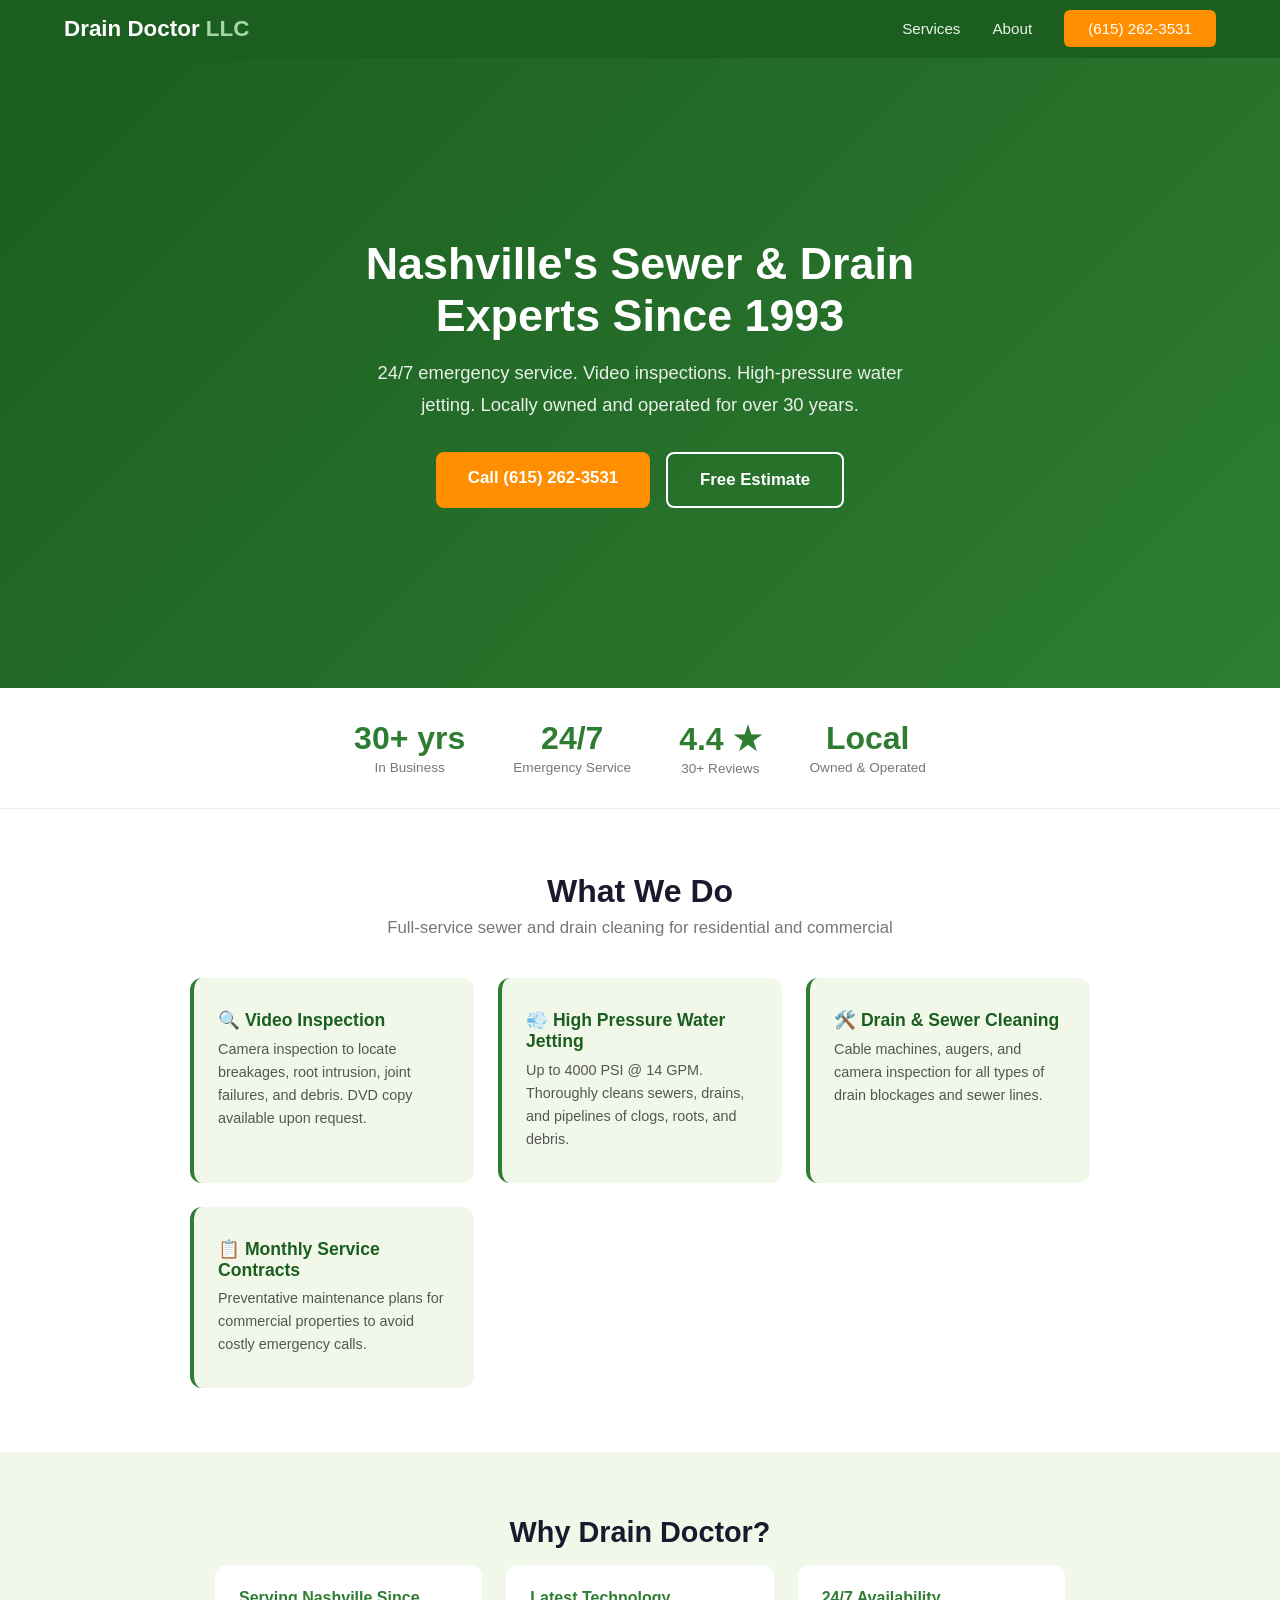
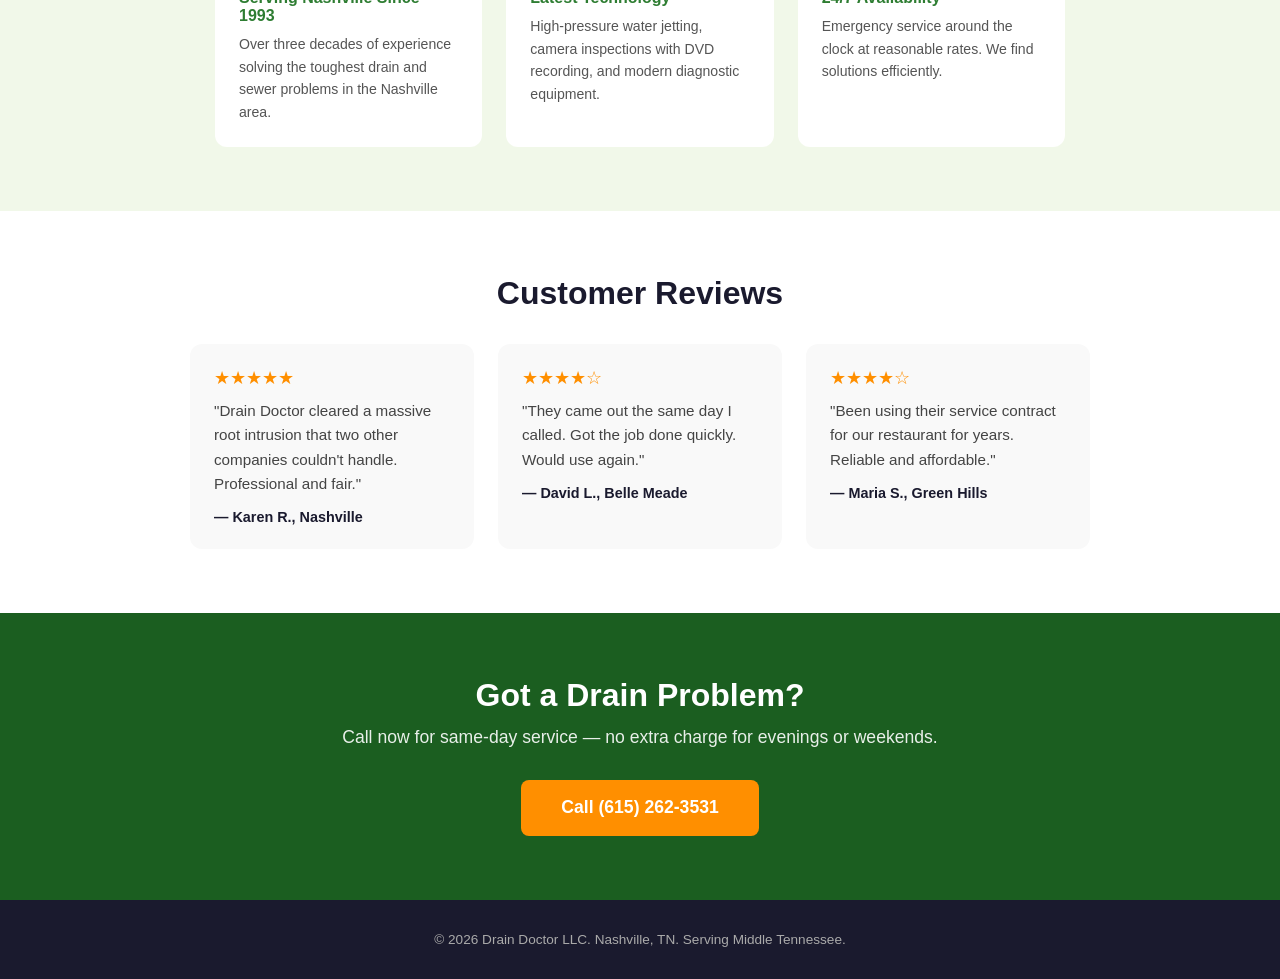
<file: docs/drain-doctor-redesign.html>
<!DOCTYPE html>
<html lang="en">
<head>
<meta charset="UTF-8">
<meta name="viewport" content="width=device-width, initial-scale=1.0">
<title>Drain Doctor — Redesign Concept</title>
<style>
  * { margin: 0; padding: 0; box-sizing: border-box; }
  body { font-family: -apple-system, BlinkMacSystemFont, 'Segoe UI', Roboto, sans-serif; color: #1a1a2e; background: #fff; }
  
  nav { display: flex; justify-content: space-between; align-items: center; padding: 1rem 5%; background: #1b5e20; color: #fff; }
  .logo { font-size: 1.4rem; font-weight: 800; }
  .logo span { color: #a5d6a7; }
  .nav-links { display: flex; gap: 2rem; list-style: none; }
  .nav-links a { color: #e8f5e9; text-decoration: none; font-weight: 500; font-size: 0.95rem; }
  .nav-cta { background: #ff8f00; color: #fff !important; padding: 0.6rem 1.5rem; border-radius: 6px; font-weight: 600; }
  
  .hero { padding: 5rem 5%; text-align: center; background: linear-gradient(135deg, #1b5e20 0%, #2e7d32 100%); color: #fff; min-height: 70vh; display: flex; flex-direction: column; justify-content: center; align-items: center; }
  .hero h1 { font-size: 2.8rem; font-weight: 800; line-height: 1.15; margin-bottom: 1rem; max-width: 700px; }
  .hero p { font-size: 1.15rem; opacity: 0.9; max-width: 550px; margin-bottom: 2rem; line-height: 1.7; }
  .hero-buttons { display: flex; gap: 1rem; flex-wrap: wrap; justify-content: center; }
  .btn-primary { background: #ff8f00; color: #fff; padding: 1rem 2rem; border: none; border-radius: 8px; font-size: 1.05rem; font-weight: 700; cursor: pointer; text-decoration: none; display: inline-block; }
  .btn-secondary { background: transparent; color: #fff; padding: 1rem 2rem; border: 2px solid #fff; border-radius: 8px; font-size: 1.05rem; font-weight: 700; cursor: pointer; text-decoration: none; display: inline-block; }
  
  .trust-bar { display: flex; justify-content: center; gap: 3rem; padding: 2rem 5%; background: #fff; border-bottom: 1px solid #eee; flex-wrap: wrap; }
  .trust-item { text-align: center; }
  .trust-item .num { font-size: 2rem; font-weight: 800; color: #2e7d32; }
  .trust-item .label { font-size: 0.85rem; color: #777; margin-top: 0.2rem; }
  
  .services { padding: 4rem 5%; text-align: center; }
  .services h2 { font-size: 2rem; font-weight: 800; margin-bottom: 0.5rem; }
  .services .subtitle { color: #777; margin-bottom: 2.5rem; font-size: 1.05rem; }
  .service-grid { display: grid; grid-template-columns: repeat(auto-fit, minmax(240px, 1fr)); gap: 1.5rem; max-width: 900px; margin: 0 auto; text-align: left; }
  .service-card { background: #f1f8e9; border-radius: 12px; padding: 2rem 1.5rem; border-left: 4px solid #2e7d32; }
  .service-card h3 { font-size: 1.1rem; font-weight: 700; margin-bottom: 0.4rem; color: #1b5e20; }
  .service-card p { font-size: 0.9rem; color: #555; line-height: 1.6; }
  
  .tech-section { padding: 4rem 5%; background: #f1f8e9; text-align: center; }
  .tech-section h2 { font-size: 1.8rem; font-weight: 800; margin-bottom: 1rem; }
  .tech-grid { display: grid; grid-template-columns: repeat(auto-fit, minmax(260px, 1fr)); gap: 1.5rem; max-width: 850px; margin: 0 auto; text-align: left; }
  .tech-card { background: #fff; border-radius: 12px; padding: 1.5rem; }
  .tech-card h3 { font-size: 1rem; font-weight: 700; margin-bottom: 0.5rem; color: #2e7d32; }
  .tech-card p { font-size: 0.88rem; color: #555; line-height: 1.6; }
  
  .testimonials { padding: 4rem 5%; text-align: center; }
  .testimonials h2 { font-size: 2rem; font-weight: 800; margin-bottom: 2rem; }
  .testimonial-grid { display: grid; grid-template-columns: repeat(auto-fit, minmax(280px, 1fr)); gap: 1.5rem; max-width: 900px; margin: 0 auto; text-align: left; }
  .testimonial-card { background: #f9f9f9; border-radius: 12px; padding: 1.5rem; }
  .stars { color: #ff8f00; font-size: 1.1rem; margin-bottom: 0.6rem; }
  .testimonial-card p { font-size: 0.95rem; color: #444; line-height: 1.6; margin-bottom: 0.8rem; }
  .testimonial-card .author { font-weight: 700; font-size: 0.9rem; }
  
  .cta-section { padding: 4rem 5%; text-align: center; background: #1b5e20; color: #fff; }
  .cta-section h2 { font-size: 2rem; font-weight: 800; margin-bottom: 0.8rem; }
  .cta-section p { font-size: 1.1rem; opacity: 0.9; margin-bottom: 2rem; }
  .cta-section .btn-primary { background: #ff8f00; font-size: 1.1rem; padding: 1.1rem 2.5rem; }
  
  footer { padding: 2rem 5%; background: #1a1a2e; color: #aaa; text-align: center; font-size: 0.85rem; }
  
  @media (max-width: 768px) {
    .hero h1 { font-size: 2rem; }
    .nav-links { display: none; }
    .trust-bar { gap: 1.5rem; }
  }
</style>
</head>
<body>

<nav>
  <div class="logo">Drain Doctor <span>LLC</span></div>
  <ul class="nav-links">
    <li><a href="#">Services</a></li>
    <li><a href="#">About</a></li>
    <li><a href="#" class="nav-cta">(615) 262-3531</a></li>
  </ul>
</nav>

<section class="hero">
  <h1>Nashville's Sewer & Drain Experts Since 1993</h1>
  <p>24/7 emergency service. Video inspections. High-pressure water jetting. Locally owned and operated for over 30 years.</p>
  <div class="hero-buttons">
    <a href="tel:6152623531" class="btn-primary">Call (615) 262-3531</a>
    <a href="#" class="btn-secondary">Free Estimate</a>
  </div>
</section>

<div class="trust-bar">
  <div class="trust-item"><div class="num">30+ yrs</div><div class="label">In Business</div></div>
  <div class="trust-item"><div class="num">24/7</div><div class="label">Emergency Service</div></div>
  <div class="trust-item"><div class="num">4.4 ★</div><div class="label">30+ Reviews</div></div>
  <div class="trust-item"><div class="num">Local</div><div class="label">Owned & Operated</div></div>
</div>

<section class="services">
  <h2>What We Do</h2>
  <p class="subtitle">Full-service sewer and drain cleaning for residential and commercial</p>
  <div class="service-grid">
    <div class="service-card"><h3>🔍 Video Inspection</h3><p>Camera inspection to locate breakages, root intrusion, joint failures, and debris. DVD copy available upon request.</p></div>
    <div class="service-card"><h3>💨 High Pressure Water Jetting</h3><p>Up to 4000 PSI @ 14 GPM. Thoroughly cleans sewers, drains, and pipelines of clogs, roots, and debris.</p></div>
    <div class="service-card"><h3>🛠️ Drain & Sewer Cleaning</h3><p>Cable machines, augers, and camera inspection for all types of drain blockages and sewer lines.</p></div>
    <div class="service-card"><h3>📋 Monthly Service Contracts</h3><p>Preventative maintenance plans for commercial properties to avoid costly emergency calls.</p></div>
  </div>
</section>

<section class="tech-section">
  <h2>Why Drain Doctor?</h2>
  <div class="tech-grid">
    <div class="tech-card"><h3>Serving Nashville Since 1993</h3><p>Over three decades of experience solving the toughest drain and sewer problems in the Nashville area.</p></div>
    <div class="tech-card"><h3>Latest Technology</h3><p>High-pressure water jetting, camera inspections with DVD recording, and modern diagnostic equipment.</p></div>
    <div class="tech-card"><h3>24/7 Availability</h3><p>Emergency service around the clock at reasonable rates. We find solutions efficiently.</p></div>
  </div>
</section>

<section class="testimonials">
  <h2>Customer Reviews</h2>
  <div class="testimonial-grid">
    <div class="testimonial-card"><div class="stars">★★★★★</div><p>"Drain Doctor cleared a massive root intrusion that two other companies couldn't handle. Professional and fair."</p><div class="author">— Karen R., Nashville</div></div>
    <div class="testimonial-card"><div class="stars">★★★★☆</div><p>"They came out the same day I called. Got the job done quickly. Would use again."</p><div class="author">— David L., Belle Meade</div></div>
    <div class="testimonial-card"><div class="stars">★★★★☆</div><p>"Been using their service contract for our restaurant for years. Reliable and affordable."</p><div class="author">— Maria S., Green Hills</div></div>
  </div>
</section>

<section class="cta-section">
  <h2>Got a Drain Problem?</h2>
  <p>Call now for same-day service — no extra charge for evenings or weekends.</p>
  <a href="tel:6152623531" class="btn-primary">Call (615) 262-3531</a>
</section>

<footer>
  <p>&copy; 2026 Drain Doctor LLC. Nashville, TN. Serving Middle Tennessee.</p>
</footer>

</body>
</html>
</file>
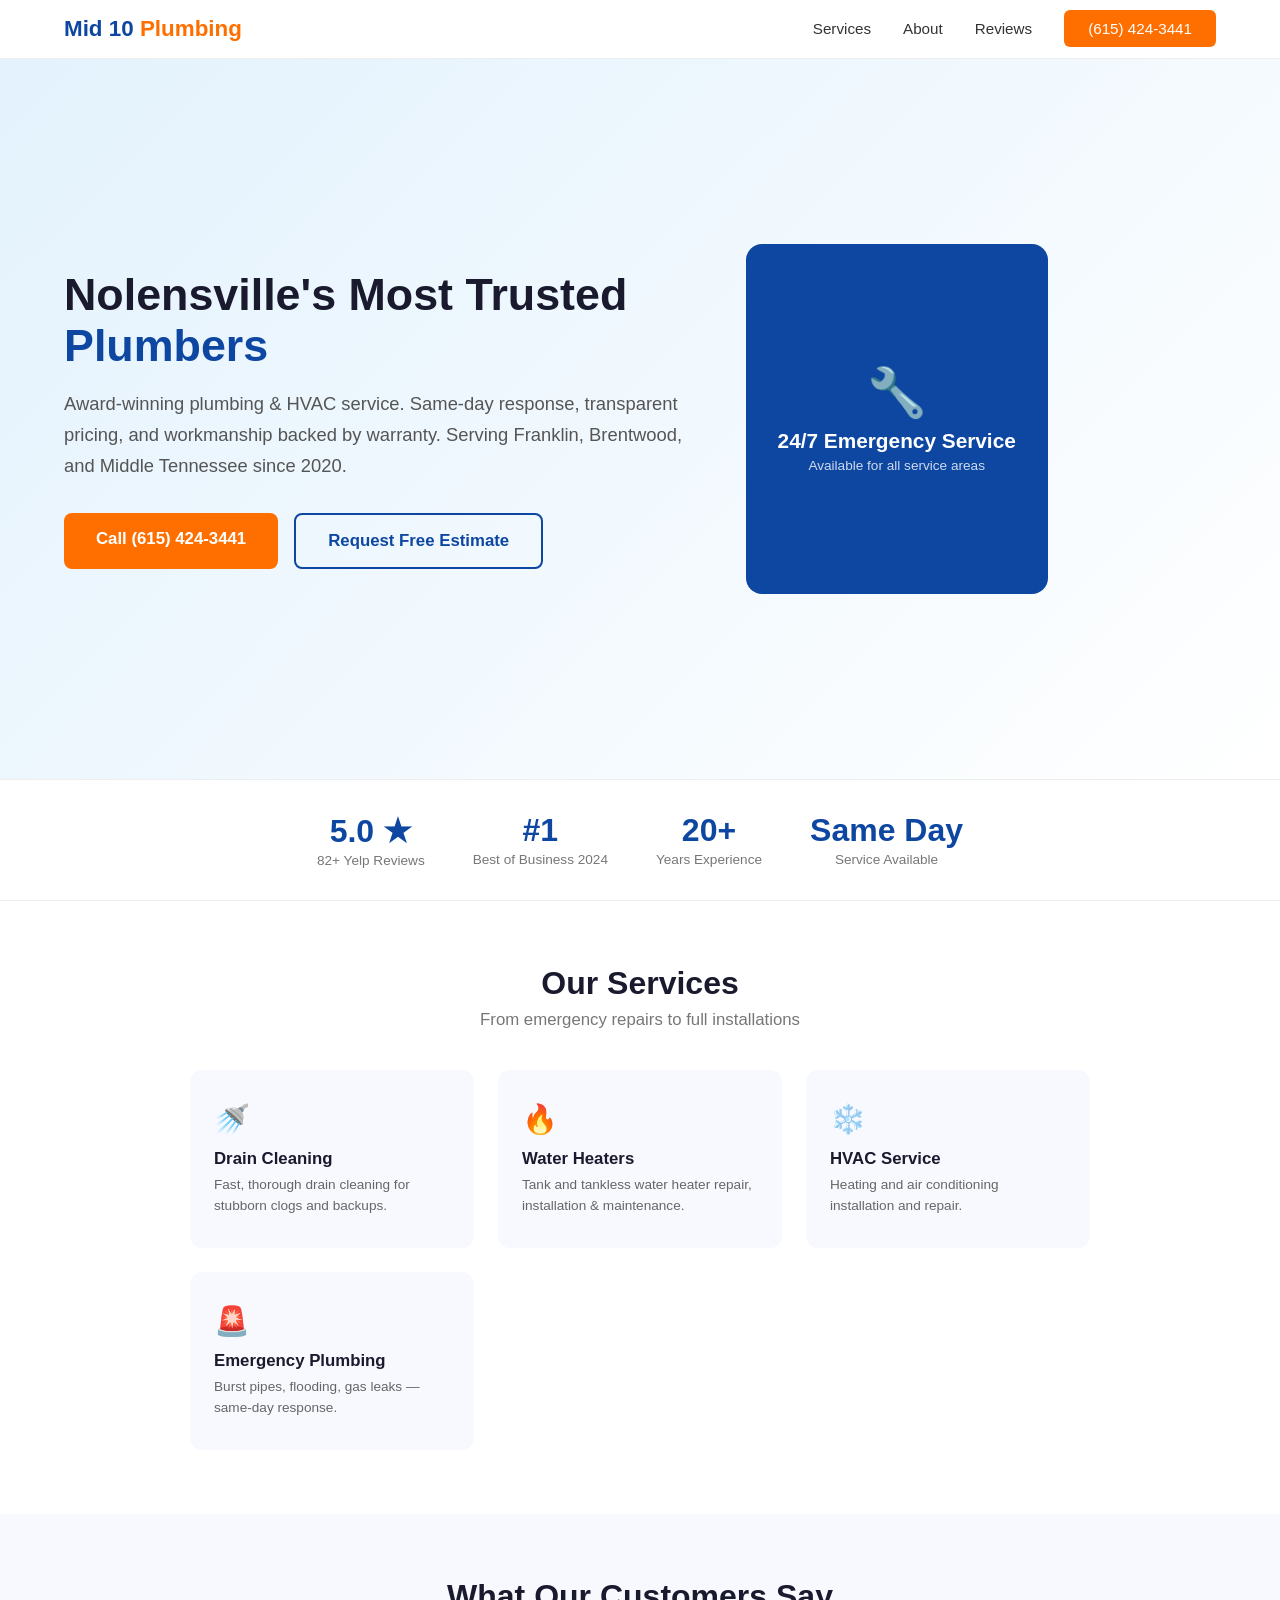
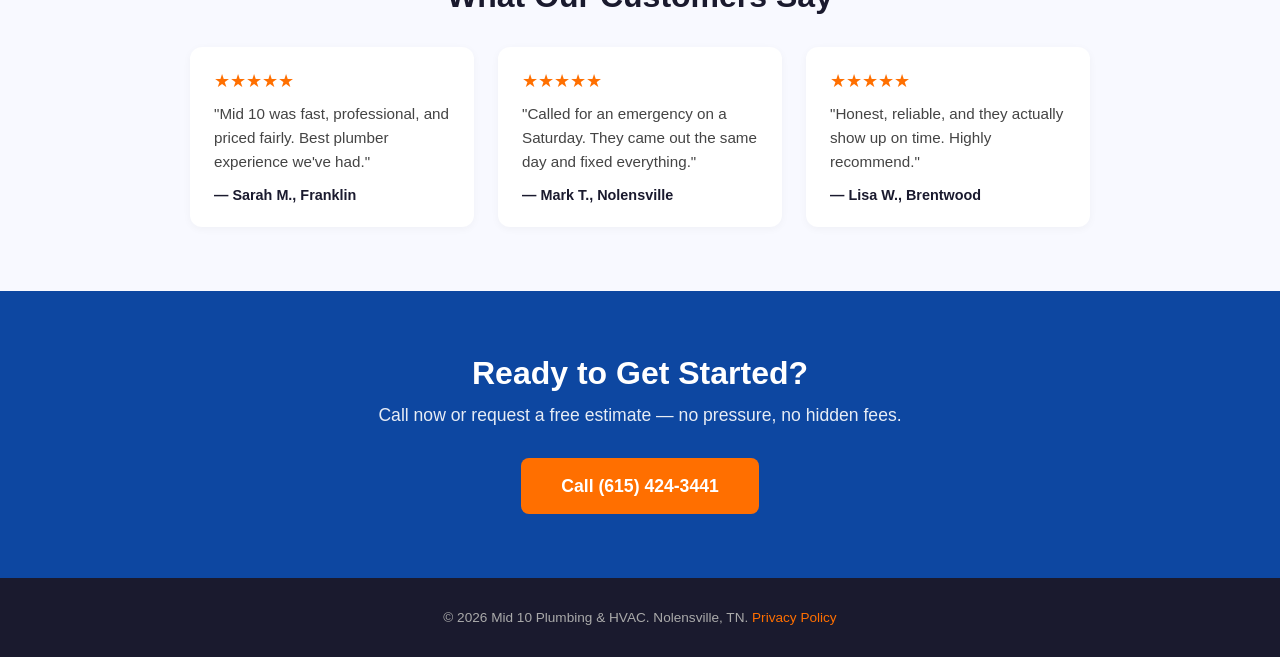
<file: docs/mid-10-plumbing-redesign.html>
<!DOCTYPE html>
<html lang="en">
<head>
<meta charset="UTF-8">
<meta name="viewport" content="width=device-width, initial-scale=1.0">
<title>Mid 10 Plumbing — Redesign Concept</title>
<style>
  * { margin: 0; padding: 0; box-sizing: border-box; }
  body { font-family: -apple-system, BlinkMacSystemFont, 'Segoe UI', Roboto, sans-serif; color: #1a1a2e; background: #fff; }
  
  /* Nav */
  nav { display: flex; justify-content: space-between; align-items: center; padding: 1rem 5%; background: #fff; border-bottom: 1px solid #eee; position: sticky; top: 0; z-index: 100; }
  .logo { font-size: 1.4rem; font-weight: 800; color: #0d47a1; }
  .logo span { color: #ff6f00; }
  .nav-links { display: flex; gap: 2rem; list-style: none; }
  .nav-links a { text-decoration: none; color: #333; font-weight: 500; font-size: 0.95rem; }
  .nav-cta { background: #ff6f00; color: #fff !important; padding: 0.6rem 1.5rem; border-radius: 6px; font-weight: 600; }
  
  /* Hero */
  .hero { display: flex; align-items: center; padding: 4rem 5%; gap: 3rem; min-height: 80vh; background: linear-gradient(135deg, #e3f2fd 0%, #fff 100%); }
  .hero-text { max-width: 55%; }
  .hero-text h1 { font-size: 2.8rem; font-weight: 800; line-height: 1.15; margin-bottom: 1rem; }
  .hero-text h1 span { color: #0d47a1; }
  .hero-text p { font-size: 1.15rem; color: #555; line-height: 1.7; margin-bottom: 2rem; }
  .hero-buttons { display: flex; gap: 1rem; flex-wrap: wrap; }
  .btn-primary { background: #ff6f00; color: #fff; padding: 1rem 2rem; border: none; border-radius: 8px; font-size: 1.05rem; font-weight: 700; cursor: pointer; text-decoration: none; display: inline-block; }
  .btn-secondary { background: transparent; color: #0d47a1; padding: 1rem 2rem; border: 2px solid #0d47a1; border-radius: 8px; font-size: 1.05rem; font-weight: 700; cursor: pointer; text-decoration: none; display: inline-block; }
  .hero-visual { max-width: 45%; background: #0d47a1; border-radius: 16px; min-height: 350px; display: flex; flex-direction: column; justify-content: center; align-items: center; color: #fff; text-align: center; padding: 2rem; }
  .hero-visual .phone { font-size: 3rem; margin-bottom: 0.5rem; }
  .hero-visual p { font-size: 1.3rem; font-weight: 700; }
  .hero-visual small { font-size: 0.85rem; opacity: 0.8; margin-top: 0.3rem; }
  
  /* Trust bar */
  .trust-bar { display: flex; justify-content: center; gap: 3rem; padding: 2rem 5%; background: #fff; border-top: 1px solid #eee; border-bottom: 1px solid #eee; flex-wrap: wrap; }
  .trust-item { text-align: center; }
  .trust-item .num { font-size: 2rem; font-weight: 800; color: #0d47a1; }
  .trust-item .label { font-size: 0.85rem; color: #777; margin-top: 0.2rem; }
  
  /* Services */
  .services { padding: 4rem 5%; text-align: center; }
  .services h2 { font-size: 2rem; font-weight: 800; margin-bottom: 0.5rem; }
  .services .subtitle { color: #777; margin-bottom: 2.5rem; font-size: 1.05rem; }
  .service-grid { display: grid; grid-template-columns: repeat(auto-fit, minmax(220px, 1fr)); gap: 1.5rem; max-width: 900px; margin: 0 auto; }
  .service-card { background: #f8f9ff; border-radius: 12px; padding: 2rem 1.5rem; text-align: left; transition: box-shadow 0.2s; }
  .service-card:hover { box-shadow: 0 4px 20px rgba(0,0,0,0.08); }
  .service-card .icon { font-size: 1.8rem; margin-bottom: 0.8rem; }
  .service-card h3 { font-size: 1.05rem; font-weight: 700; margin-bottom: 0.4rem; }
  .service-card p { font-size: 0.85rem; color: #666; line-height: 1.5; }
  
  /* Testimonials */
  .testimonials { padding: 4rem 5%; background: #f8f9ff; text-align: center; }
  .testimonials h2 { font-size: 2rem; font-weight: 800; margin-bottom: 2rem; }
  .testimonial-grid { display: grid; grid-template-columns: repeat(auto-fit, minmax(280px, 1fr)); gap: 1.5rem; max-width: 900px; margin: 0 auto; text-align: left; }
  .testimonial-card { background: #fff; border-radius: 12px; padding: 1.5rem; box-shadow: 0 2px 8px rgba(0,0,0,0.04); }
  .stars { color: #ff6f00; font-size: 1.1rem; margin-bottom: 0.6rem; }
  .testimonial-card p { font-size: 0.95rem; color: #444; line-height: 1.6; margin-bottom: 0.8rem; }
  .testimonial-card .author { font-weight: 700; font-size: 0.9rem; }
  
  /* CTA */
  .cta-section { padding: 4rem 5%; text-align: center; background: #0d47a1; color: #fff; }
  .cta-section h2 { font-size: 2rem; font-weight: 800; margin-bottom: 0.8rem; }
  .cta-section p { font-size: 1.1rem; opacity: 0.9; margin-bottom: 2rem; }
  .cta-section .btn-primary { background: #ff6f00; font-size: 1.1rem; padding: 1.1rem 2.5rem; }
  
  /* Footer */
  footer { padding: 2rem 5%; background: #1a1a2e; color: #aaa; text-align: center; font-size: 0.85rem; }
  footer a { color: #ff6f00; text-decoration: none; }
  
  @media (max-width: 768px) {
    .hero { flex-direction: column; text-align: center; padding: 2rem 5%; }
    .hero-text { max-width: 100%; }
    .hero-visual { max-width: 100%; }
    .hero-text h1 { font-size: 2rem; }
    .nav-links { display: none; }
    .trust-bar { gap: 1.5rem; }
  }
</style>
</head>
<body>

<nav>
  <div class="logo">Mid 10 <span>Plumbing</span></div>
  <ul class="nav-links">
    <li><a href="#">Services</a></li>
    <li><a href="#">About</a></li>
    <li><a href="#">Reviews</a></li>
    <li><a href="#" class="nav-cta">(615) 424-3441</a></li>
  </ul>
</nav>

<section class="hero">
  <div class="hero-text">
    <h1>Nolensville's Most Trusted <span>Plumbers</span></h1>
    <p>Award-winning plumbing & HVAC service. Same-day response, transparent pricing, and workmanship backed by warranty. Serving Franklin, Brentwood, and Middle Tennessee since 2020.</p>
    <div class="hero-buttons">
      <a href="tel:6154243441" class="btn-primary">Call (615) 424-3441</a>
      <a href="#" class="btn-secondary">Request Free Estimate</a>
    </div>
  </div>
  <div class="hero-visual">
    <div class="phone">🔧</div>
    <p>24/7 Emergency Service</p>
    <small>Available for all service areas</small>
  </div>
</section>

<div class="trust-bar">
  <div class="trust-item"><div class="num">5.0 ★</div><div class="label">82+ Yelp Reviews</div></div>
  <div class="trust-item"><div class="num">#1</div><div class="label">Best of Business 2024</div></div>
  <div class="trust-item"><div class="num">20+</div><div class="label">Years Experience</div></div>
  <div class="trust-item"><div class="num">Same Day</div><div class="label">Service Available</div></div>
</div>

<section class="services">
  <h2>Our Services</h2>
  <p class="subtitle">From emergency repairs to full installations</p>
  <div class="service-grid">
    <div class="service-card"><div class="icon">🚿</div><h3>Drain Cleaning</h3><p>Fast, thorough drain cleaning for stubborn clogs and backups.</p></div>
    <div class="service-card"><div class="icon">🔥</div><h3>Water Heaters</h3><p>Tank and tankless water heater repair, installation & maintenance.</p></div>
    <div class="service-card"><div class="icon">❄️</div><h3>HVAC Service</h3><p>Heating and air conditioning installation and repair.</p></div>
    <div class="service-card"><div class="icon">🚨</div><h3>Emergency Plumbing</h3><p>Burst pipes, flooding, gas leaks — same-day response.</p></div>
  </div>
</section>

<section class="testimonials">
  <h2>What Our Customers Say</h2>
  <div class="testimonial-grid">
    <div class="testimonial-card"><div class="stars">★★★★★</div><p>"Mid 10 was fast, professional, and priced fairly. Best plumber experience we've had."</p><div class="author">— Sarah M., Franklin</div></div>
    <div class="testimonial-card"><div class="stars">★★★★★</div><p>"Called for an emergency on a Saturday. They came out the same day and fixed everything."</p><div class="author">— Mark T., Nolensville</div></div>
    <div class="testimonial-card"><div class="stars">★★★★★</div><p>"Honest, reliable, and they actually show up on time. Highly recommend."</p><div class="author">— Lisa W., Brentwood</div></div>
  </div>
</section>

<section class="cta-section">
  <h2>Ready to Get Started?</h2>
  <p>Call now or request a free estimate — no pressure, no hidden fees.</p>
  <a href="tel:6154243441" class="btn-primary">Call (615) 424-3441</a>
</section>

<footer>
  <p>&copy; 2026 Mid 10 Plumbing & HVAC. Nolensville, TN. <a href="#">Privacy Policy</a></p>
</footer>

</body>
</html>
</file>
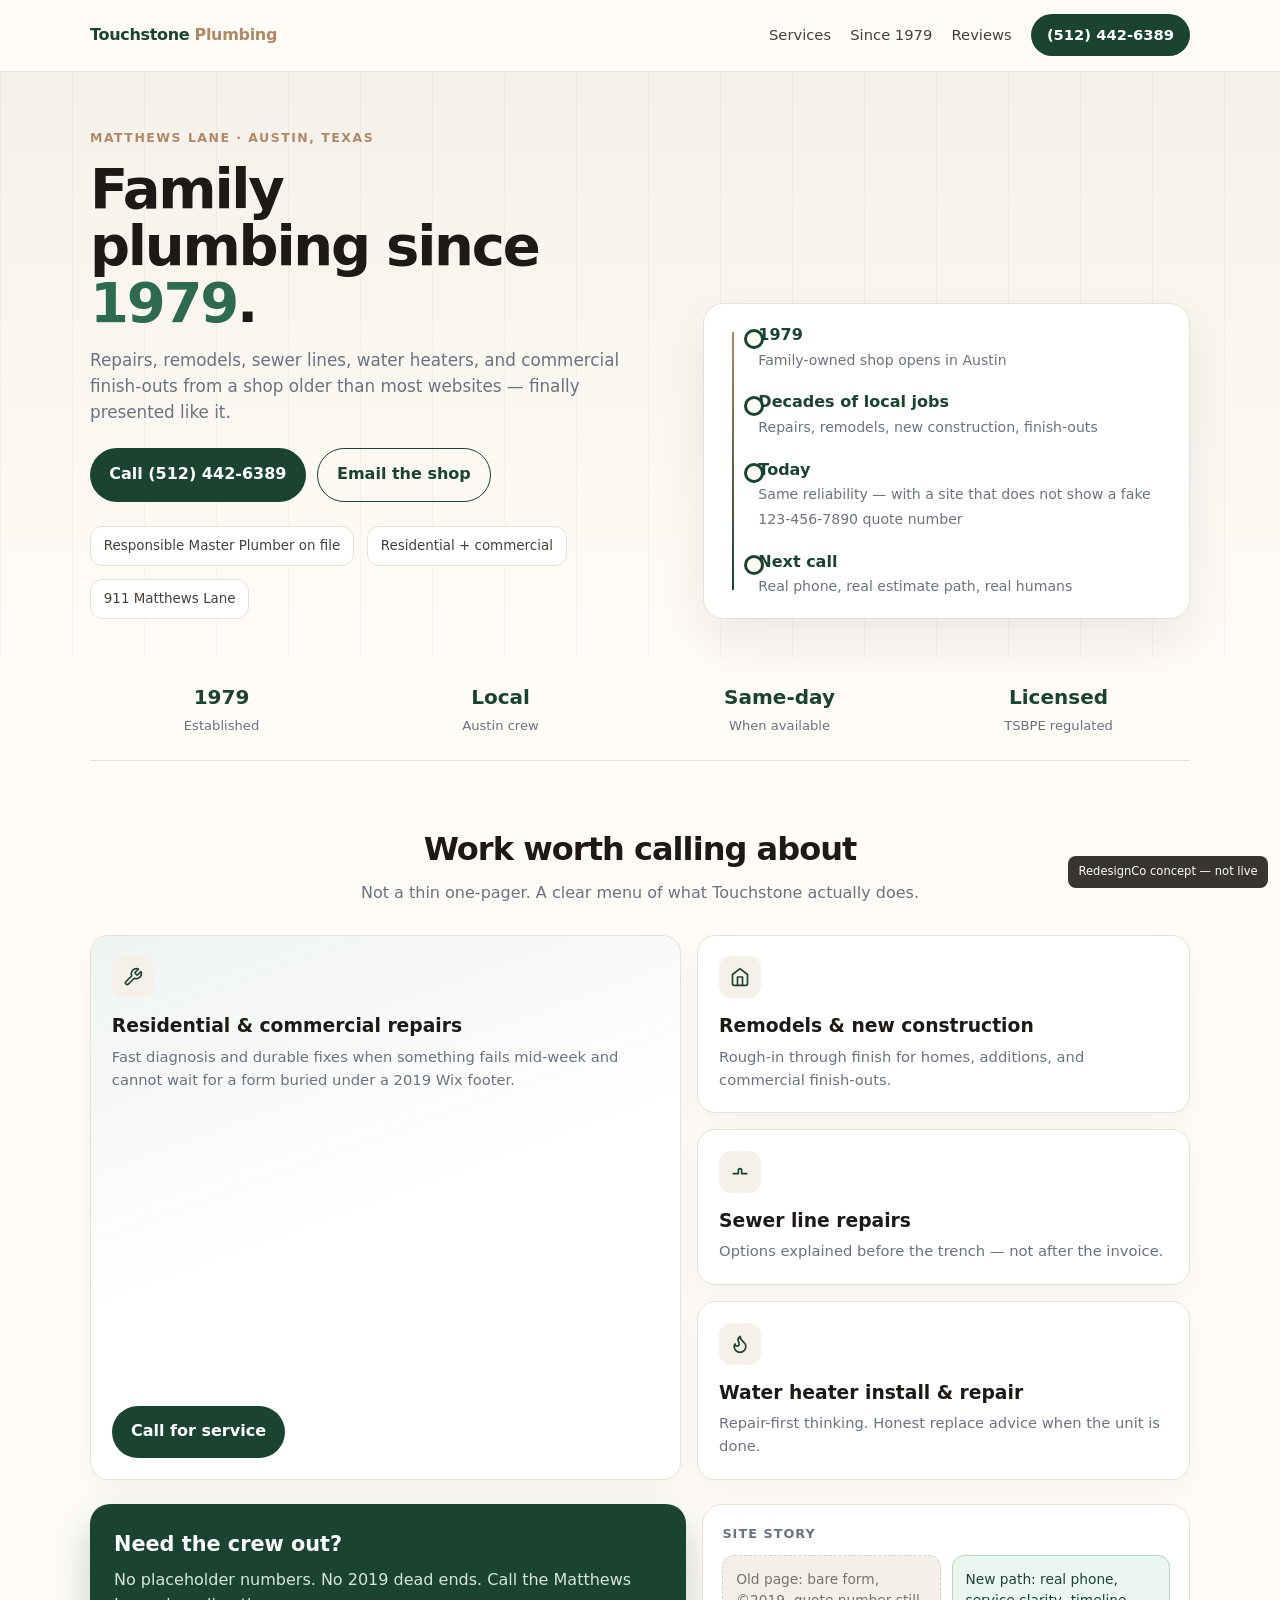
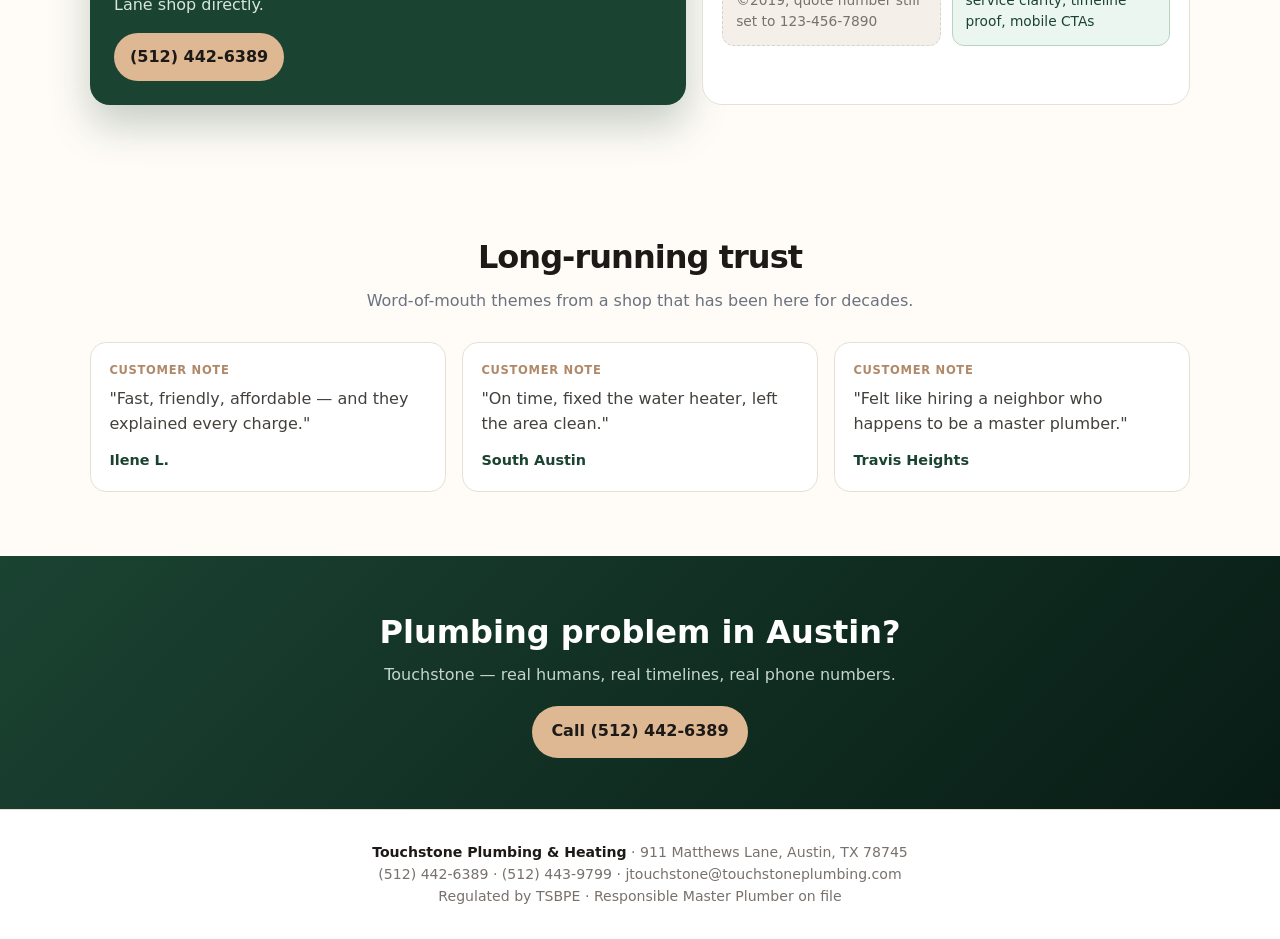
<file: docs/touchstone-plumbing-redesign.html>
<!DOCTYPE html>
<html lang="en">
<head>
<meta charset="UTF-8">
<meta name="viewport" content="width=device-width, initial-scale=1.0">
<title>Touchstone Plumbing | Austin since 1979</title>
<style>
:root{--pine:#1b4332;--pine2:#2d6a4f;--gold:#b08968;--gold2:#ddb892;--sand:#f5f1ea;--ink:#1c1917;--mute:#6b7280;--line:#e7e0d5;--paper:#fffcf7}
*{box-sizing:border-box;margin:0;padding:0}
html{scroll-behavior:smooth}
body{font-family:"Segoe UI",Inter,system-ui,sans-serif;color:var(--ink);background:var(--paper);line-height:1.55}
a{color:inherit;text-decoration:none}
.wrap{width:min(1100px,92vw);margin:0 auto}
.reveal{opacity:0;transform:translateY(18px);transition:.65s ease}
.reveal.in{opacity:1;transform:none}
.d1{transition-delay:.08s}.d2{transition-delay:.16s}.d3{transition-delay:.24s}

.nav{position:sticky;top:0;z-index:30;background:rgba(255,252,247,.94);backdrop-filter:blur(8px);border-bottom:1px solid var(--line)}
.nav .wrap{display:flex;justify-content:space-between;align-items:center;padding:.9rem 0;gap:1rem}
.logo{font-weight:800;letter-spacing:-.02em;color:var(--pine)}
.logo span{color:var(--gold);font-weight:700}
.nav ul{display:flex;gap:1.2rem;list-style:none;align-items:center;font-size:.92rem;color:#44403c}
.btn{display:inline-flex;align-items:center;gap:.4rem;border-radius:999px;padding:.85rem 1.2rem;font-weight:750}
.btn-g{background:var(--pine);color:#fff}
.btn-o{background:transparent;border:1.5px solid var(--pine);color:var(--pine)}

/* editorial hero */
.hero{padding:3.5rem 0 2.5rem;background:
  linear-gradient(90deg,rgba(27,67,50,.04) 1px,transparent 1px) 0 0/72px 72px,
  linear-gradient(var(--sand),var(--paper))}
.hero-grid{display:grid;grid-template-columns:1fr .85fr;gap:2.5rem;align-items:end}
.kicker{font-size:.78rem;font-weight:800;letter-spacing:.12em;text-transform:uppercase;color:var(--gold);margin-bottom:.8rem}
.hero h1{font-size:clamp(2.2rem,4.6vw,3.5rem);line-height:1.02;letter-spacing:-.04em;max-width:12ch;margin-bottom:1rem}
.hero h1 em{font-style:normal;color:var(--pine2)}
.lead{color:var(--mute);font-size:1.05rem;max-width:34rem;margin-bottom:1.4rem}
.actions{display:flex;flex-wrap:wrap;gap:.7rem;margin-bottom:1.5rem}
.meta{display:flex;flex-wrap:wrap;gap:.8rem}
.meta span{background:#fff;border:1px solid var(--line);border-radius:12px;padding:.55rem .8rem;font-size:.84rem;color:#44403c}

/* timeline rail */
.timeline{position:relative;padding:1.2rem;border-radius:20px;background:#fff;border:1px solid var(--line);box-shadow:0 24px 50px rgba(28,25,23,.08)}
.timeline:before{content:"";position:absolute;left:28px;top:28px;bottom:28px;width:2px;background:linear-gradient(var(--gold),var(--pine))}
.t-item{position:relative;padding:0 0 1.1rem 2.2rem}
.t-item:last-child{padding-bottom:0}
.t-item:before{content:"";position:absolute;left:21px;top:.35rem;width:14px;height:14px;border-radius:50%;background:var(--paper);border:3px solid var(--pine)}
.t-item strong{display:block;color:var(--pine)}
.t-item span{font-size:.88rem;color:var(--mute)}

.band{display:grid;grid-template-columns:repeat(4,1fr);gap:1rem;padding:1.4rem 0;border-bottom:1px solid var(--line)}
.band div{text-align:center}
.band b{display:block;font-size:1.25rem;color:var(--pine)}
.band span{font-size:.82rem;color:var(--mute)}

section{padding:4rem 0}
.sec{max-width:560px;margin:0 auto 1.8rem;text-align:center}
.sec h2{font-size:clamp(1.5rem,3vw,2rem);letter-spacing:-.03em;margin-bottom:.4rem}
.sec p{color:var(--mute)}

/* asymmetric services */
.services{display:grid;grid-template-columns:1.2fr 1fr;gap:1rem}
.s-main,.s-side article{background:#fff;border:1px solid var(--line);border-radius:18px;padding:1.3rem;box-shadow:0 12px 28px rgba(28,25,23,.04)}
.s-main{min-height:100%;display:flex;flex-direction:column;justify-content:space-between;background:
  linear-gradient(160deg,rgba(45,106,79,.08),transparent 50%),#fff}
.s-side{display:grid;gap:1rem}
.ico{width:42px;height:42px;border-radius:12px;display:grid;place-items:center;background:var(--sand);color:var(--pine);margin-bottom:.8rem}
.ico svg{width:20px;height:20px;stroke:currentColor;fill:none;stroke-width:2;stroke-linecap:round;stroke-linejoin:round}
.s-main h3,.s-side h3{margin-bottom:.35rem}
.s-main p,.s-side p{color:var(--mute);font-size:.92rem}

/* floating quote module */
.quote-mod{margin-top:1.5rem;display:grid;grid-template-columns:1.1fr .9fr;gap:1rem}
.q-card{background:var(--pine);color:#fff;border-radius:20px;padding:1.5rem;box-shadow:0 20px 40px rgba(27,67,50,.25);transform:translateY(0);transition:transform .3s ease}
.q-card:hover{transform:translateY(-4px)}
.q-card h3{font-size:1.3rem;margin-bottom:.5rem}
.q-card p{color:#d8e6dc;margin-bottom:1rem}
.q-card a{background:var(--gold2);color:var(--ink);border-radius:999px;padding:.7rem 1rem;font-weight:750;display:inline-block}
.compare{background:#fff;border:1px solid var(--line);border-radius:20px;padding:1.2rem}
.compare h3{font-size:.8rem;text-transform:uppercase;letter-spacing:.08em;color:var(--mute);margin-bottom:.7rem}
.row{display:grid;grid-template-columns:1fr 1fr;gap:.7rem}
.bad,.good{border-radius:12px;padding:.8rem;font-size:.86rem}
.bad{background:#f4efe8;color:#78716c;border:1px dashed #d6d3d1}
.good{background:#ecf6f0;color:var(--pine);border:1px solid #b7d4c2}

.reviews{display:grid;grid-template-columns:repeat(3,1fr);gap:1rem}
.rev{background:#fff;border:1px solid var(--line);border-radius:16px;padding:1.15rem}
.rev .t{font-size:.72rem;font-weight:800;color:var(--gold);text-transform:uppercase;letter-spacing:.06em;margin-bottom:.5rem}
.rev p{color:#44403c;margin-bottom:.7rem}
.rev b{font-size:.9rem;color:var(--pine)}

.cta{background:linear-gradient(135deg,var(--pine),#081c15);color:#fff;text-align:center;padding:3.2rem 0;border-radius:0}
.cta h2{font-size:clamp(1.5rem,3vw,2rem);margin-bottom:.4rem}
.cta p{color:#c5d5cb;margin-bottom:1.1rem}
.cta .btn{background:var(--gold2);color:var(--ink)}

footer{padding:2rem 0;text-align:center;color:#78716c;font-size:.88rem;background:#fff;border-top:1px solid var(--line)}
footer strong{color:var(--ink)}
.note{position:fixed;right:12px;bottom:12px;background:#1c1917;color:#fff;font-size:.72rem;padding:.45rem .65rem;border-radius:8px;opacity:.88;z-index:40}

@media(max-width:900px){
  .hero-grid,.services,.quote-mod,.reviews,.band,.row{grid-template-columns:1fr}
  .nav ul li:not(:last-child){display:none}
}
</style>
</head>
<body>
<header class="nav">
  <div class="wrap">
    <div class="logo">Touchstone <span>Plumbing</span></div>
    <ul>
      <li><a href="#services">Services</a></li>
      <li><a href="#story">Since 1979</a></li>
      <li><a href="#reviews">Reviews</a></li>
      <li><a class="btn btn-g" href="tel:5124426389" style="padding:.6rem 1rem">(512) 442-6389</a></li>
    </ul>
  </div>
</header>

<section class="hero">
  <div class="wrap hero-grid">
    <div>
      <div class="kicker reveal">Matthews Lane · Austin, Texas</div>
      <h1 class="reveal d1">Family plumbing since <em>1979</em>.</h1>
      <p class="lead reveal d2">Repairs, remodels, sewer lines, water heaters, and commercial finish-outs from a shop older than most websites — finally presented like it.</p>
      <div class="actions reveal d3">
        <a class="btn btn-g" href="tel:5124426389">Call (512) 442-6389</a>
        <a class="btn btn-o" href="mailto:jtouchstone@touchstoneplumbing.com">Email the shop</a>
      </div>
      <div class="meta reveal d3">
        <span>Responsible Master Plumber on file</span>
        <span>Residential + commercial</span>
        <span>911 Matthews Lane</span>
      </div>
    </div>
    <aside class="timeline reveal d2" id="story">
      <div class="t-item"><strong>1979</strong><span>Family-owned shop opens in Austin</span></div>
      <div class="t-item"><strong>Decades of local jobs</strong><span>Repairs, remodels, new construction, finish-outs</span></div>
      <div class="t-item"><strong>Today</strong><span>Same reliability — with a site that does not show a fake 123-456-7890 quote number</span></div>
      <div class="t-item"><strong>Next call</strong><span>Real phone, real estimate path, real humans</span></div>
    </aside>
  </div>
</section>

<div class="wrap band">
  <div class="reveal"><b>1979</b><span>Established</span></div>
  <div class="reveal d1"><b>Local</b><span>Austin crew</span></div>
  <div class="reveal d2"><b>Same-day</b><span>When available</span></div>
  <div class="reveal d3"><b>Licensed</b><span>TSBPE regulated</span></div>
</div>

<section id="services">
  <div class="wrap">
    <div class="sec reveal">
      <h2>Work worth calling about</h2>
      <p>Not a thin one-pager. A clear menu of what Touchstone actually does.</p>
    </div>
    <div class="services">
      <article class="s-main reveal">
        <div>
          <div class="ico"><svg viewBox="0 0 24 24"><path d="M14.7 6.3a1 1 0 0 0 0 1.4l1.6 1.6a1 1 0 0 0 1.4 0l3.77-3.77a6 6 0 0 1-7.94 7.94l-6.91 6.91a2.12 2.12 0 0 1-3-3l6.91-6.91a6 6 0 0 1 7.94-7.94z"/></svg></div>
          <h3>Residential &amp; commercial repairs</h3>
          <p>Fast diagnosis and durable fixes when something fails mid-week and cannot wait for a form buried under a 2019 Wix footer.</p>
        </div>
        <div style="margin-top:1rem"><a class="btn btn-g" href="tel:5124426389">Call for service</a></div>
      </article>
      <div class="s-side">
        <article class="reveal d1">
          <div class="ico"><svg viewBox="0 0 24 24"><path d="M3 9l9-7 9 7v11a2 2 0 0 1-2 2H5a2 2 0 0 1-2-2z"/><polyline points="9 22 9 12 15 12 15 22"/></svg></div>
          <h3>Remodels &amp; new construction</h3>
          <p>Rough-in through finish for homes, additions, and commercial finish-outs.</p>
        </article>
        <article class="reveal d2">
          <div class="ico"><svg viewBox="0 0 24 24"><path d="M4 14h6M14 14h6M10 14v-4a2 2 0 0 1 2-2h0a2 2 0 0 1 2 2v4"/></svg></div>
          <h3>Sewer line repairs</h3>
          <p>Options explained before the trench — not after the invoice.</p>
        </article>
        <article class="reveal d3">
          <div class="ico"><svg viewBox="0 0 24 24"><path d="M8.5 14.5A2.5 2.5 0 0 0 11 12c0-1.38-.5-2-1-3-1.07-2.14-.22-4.05 2-6 .5 2.5 2 4.9 4 6.5 2 1.6 3 3.5 3 5.5a7 7 0 1 1-14 0c0-1.15.43-2.29 1-3a2.5 2.5 0 0 0 2.5 2.5z"/></svg></div>
          <h3>Water heater install &amp; repair</h3>
          <p>Repair-first thinking. Honest replace advice when the unit is done.</p>
        </article>
      </div>
    </div>

    <div class="quote-mod">
      <div class="q-card reveal">
        <h3>Need the crew out?</h3>
        <p>No placeholder numbers. No 2019 dead ends. Call the Matthews Lane shop directly.</p>
        <a href="tel:5124426389">(512) 442-6389</a>
      </div>
      <div class="compare reveal d2">
        <h3>Site story</h3>
        <div class="row">
          <div class="bad">Old page: bare form, ©2019, quote number still set to 123-456-7890</div>
          <div class="good">New path: real phone, service clarity, timeline proof, mobile CTAs</div>
        </div>
      </div>
    </div>
  </div>
</section>

<section id="reviews">
  <div class="wrap">
    <div class="sec reveal"><h2>Long-running trust</h2><p>Word-of-mouth themes from a shop that has been here for decades.</p></div>
    <div class="reviews">
      <article class="rev reveal"><div class="t">Customer note</div><p>"Fast, friendly, affordable — and they explained every charge."</p><b>Ilene L.</b></article>
      <article class="rev reveal d1"><div class="t">Customer note</div><p>"On time, fixed the water heater, left the area clean."</p><b>South Austin</b></article>
      <article class="rev reveal d2"><div class="t">Customer note</div><p>"Felt like hiring a neighbor who happens to be a master plumber."</p><b>Travis Heights</b></article>
    </div>
  </div>
</section>

<section class="cta">
  <div class="wrap reveal">
    <h2>Plumbing problem in Austin?</h2>
    <p>Touchstone — real humans, real timelines, real phone numbers.</p>
    <a class="btn" href="tel:5124426389">Call (512) 442-6389</a>
  </div>
</section>

<footer>
  <div class="wrap">
    <p><strong>Touchstone Plumbing &amp; Heating</strong> · 911 Matthews Lane, Austin, TX 78745<br>
    (512) 442-6389 · (512) 443-9799 · jtouchstone@touchstoneplumbing.com<br>
    Regulated by TSBPE · Responsible Master Plumber on file</p>
  </div>
</footer>
<div class="note">RedesignCo concept — not live</div>
<script>
(function(){var n=[].slice.call(document.querySelectorAll('.reveal'));if(!('IntersectionObserver'in window)){n.forEach(function(e){e.classList.add('in')});return}var i=new IntersectionObserver(function(es){es.forEach(function(e){if(e.isIntersecting){e.target.classList.add('in');i.unobserve(e.target)}})},{threshold:.12,rootMargin:'0px 0px -6% 0px'});n.forEach(function(e){i.observe(e)})})();
</script>
</body>
</html>
</file>
